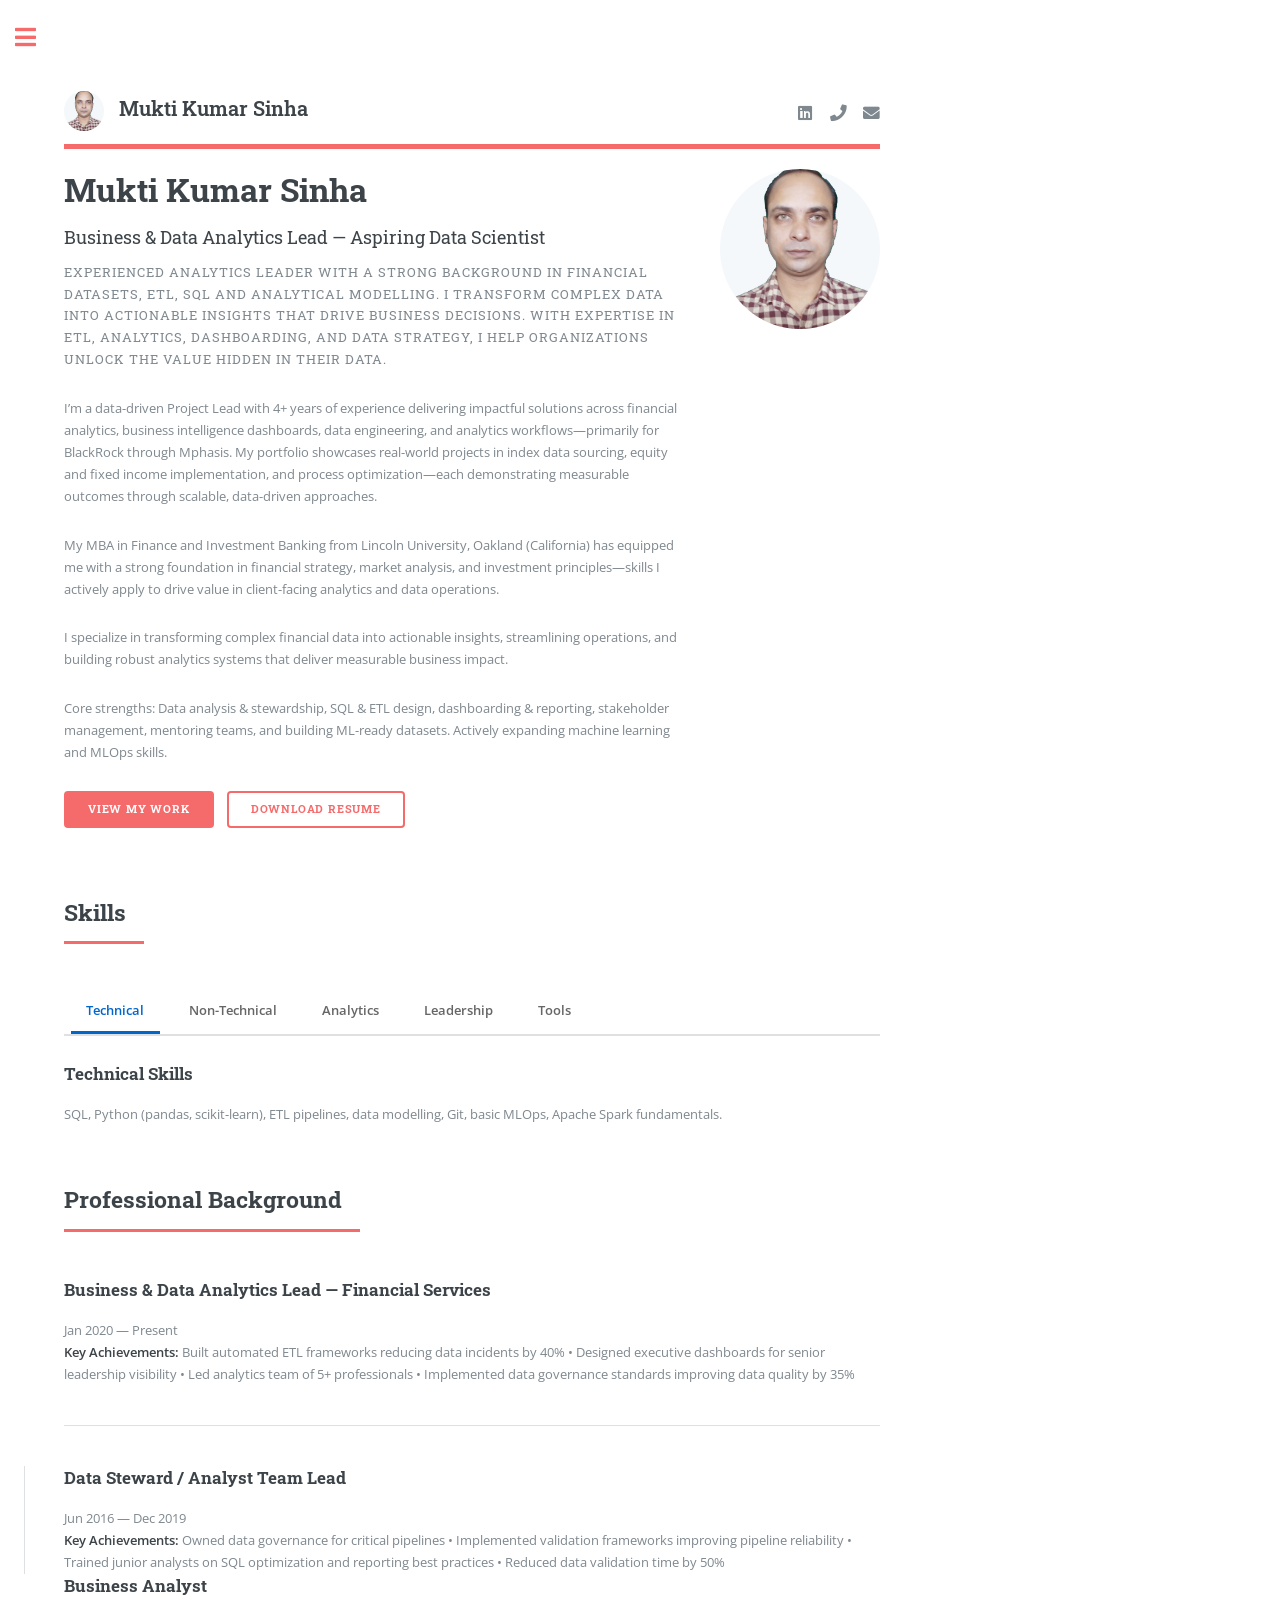
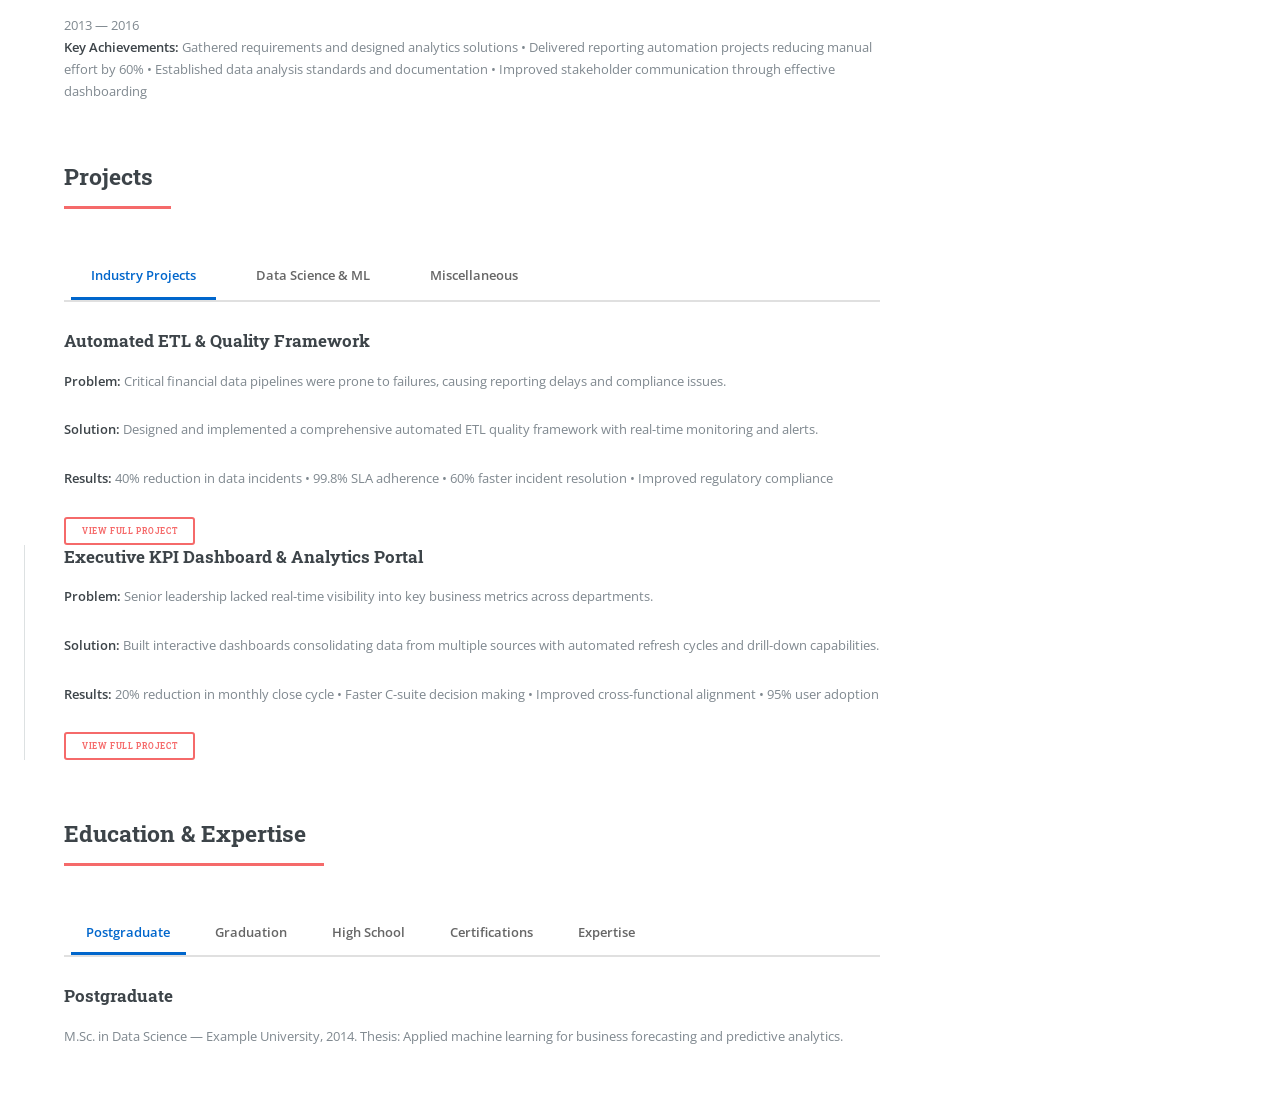
<file: index.html>
<!DOCTYPE HTML>
<!--
	Editorial by HTML5 UP
	html5up.net | @ajlkn
	Free for personal and commercial use under the CCA 3.0 license (html5up.net/license)
-->
<html>
	<head>
		<title>Mukti Kumar Sinha — Data Analytics Portfolio</title>
		<meta charset="utf-8" />
		<meta name="viewport" content="width=device-width, initial-scale=1, user-scalable=no" />
		<link rel="stylesheet" href="assets/css/main.css" />
			<link rel="stylesheet" href="assets/css/resume.css" />
	</head>
	<body class="is-preload">

		<!-- Print header (visible only when printing) -->
		<div id="print-header" class="print-only">
			<div class="print-inner">
				<strong>Mukti Kumar Sinha</strong> — Business & Data Analytics Lead
				&nbsp;|&nbsp;
				<a href="mailto:muktikumarsinha@gmail.com">muktikumarsinha@gmail.com</a>
				&nbsp;|&nbsp;
				<a href="tel:+919123426388">+91 91234 26388</a>
			</div>
		</div>

		<!-- Wrapper -->
		<div id="wrapper">

			<!-- Main -->
			<div id="main">
				<div class="inner">

					<!-- Header -->
					<header id="header">
						<a href="index.html" class="logo">
						<img src="images/Mukti.jpg" class="header-avatar" alt="Mukti Kumar Sinha" />
						<strong>Mukti Kumar Sinha</strong>
						</a>
						<ul class="icons">
							<li><a href="https://www.linkedin.com/in/mukti-sinha-b60a95191" target="_blank" class="icon brands fa-linkedin" title="LinkedIn"><span class="label">LinkedIn</span></a></li>
							<li><a href="tel:+919123426388" class="icon solid fa-phone" title="Call me"><span class="label">Phone</span></a></li>
							<li><a href="mailto:muktikumarsinha@gmail.com" class="icon solid fa-envelope" title="Email me"><span class="label">Email</span></a></li>
						</ul>
					</header>

				<!-- Banner -->
				<section id="about" style="display: flex; gap: 2rem; align-items: flex-start;">
					<div class="content" style="flex: 1;">
						<header>
						<h1 style="font-size: 2rem;">Mukti Kumar Sinha<br />
						<span style="font-size:1.1rem; font-weight:400;">Business & Data Analytics Lead — Aspiring Data Scientist</span></h1>
						<p>Experienced analytics leader with a strong background in financial datasets, ETL, SQL and analytical modelling. I transform complex data into actionable insights that drive business decisions. With expertise in ETL, analytics, dashboarding, and data strategy, I help organizations unlock the value hidden in their data.</p>
					</header>
					<p>I’m a data-driven Project Lead with 4+ years of experience delivering impactful solutions across financial analytics, business intelligence dashboards, data engineering, and analytics workflows—primarily for BlackRock through Mphasis. My portfolio showcases real-world projects in index data sourcing, equity and fixed income implementation, and process optimization—each demonstrating measurable outcomes through scalable, data-driven approaches.</p>
					<p>My MBA in Finance and Investment Banking from Lincoln University, Oakland (California) has equipped me with a strong foundation in financial strategy, market analysis, and investment principles—skills I actively apply to drive value in client-facing analytics and data operations.</p>
					<p>I specialize in transforming complex financial data into actionable insights, streamlining operations, and building robust analytics systems that deliver measurable business impact.</p>
					<p>Core strengths: Data analysis & stewardship, SQL & ETL design, dashboarding & reporting, stakeholder management, mentoring teams, and building ML-ready datasets. Actively expanding machine learning and MLOps skills.</p>
					<ul class="actions">
						<li><a href="#projects" class="button big">View My Work</a></li>
						<li><a href="assets/resume.pdf" class="button" download>Download Resume</a></li>
					</ul>
					</div>
					<div style="flex-shrink: 0;">
						<img src="images/Mukti.jpg" class="profile-photo" alt="Mukti Kumar Sinha — photo" />
					</div>
				</section>

				<!-- Skills -->
				<section id="skills">
					<header class="major">
						<h2>Skills</h2>
					</header>

					<!-- Skill Category Tabs -->
					<div style="margin-bottom: 2em;">
						<ul style="list-style: none; padding: 0; display: flex; gap: 0.5em; flex-wrap: wrap; border-bottom: 2px solid #e0e0e0;">
							<li>
								<a href="#" class="skill-tab active" data-skill="technical" style="display: inline-block; padding: 0.75em 1.25em; border-bottom: 3px solid #0066cc; font-weight: 600; color: #0066cc; text-decoration: none; cursor: pointer; font-size: 0.95em;">
									Technical
								</a>
							</li>
							<li>
								<a href="#" class="skill-tab" data-skill="nontechnical" style="display: inline-block; padding: 0.75em 1.25em; border-bottom: 3px solid transparent; font-weight: 600; color: #666; text-decoration: none; cursor: pointer; font-size: 0.95em;">
									Non-Technical
								</a>
							</li>
							<li>
								<a href="#" class="skill-tab" data-skill="analytics" style="display: inline-block; padding: 0.75em 1.25em; border-bottom: 3px solid transparent; font-weight: 600; color: #666; text-decoration: none; cursor: pointer; font-size: 0.95em;">
									Analytics
								</a>
							</li>
							<li>
								<a href="#" class="skill-tab" data-skill="leadership" style="display: inline-block; padding: 0.75em 1.25em; border-bottom: 3px solid transparent; font-weight: 600; color: #666; text-decoration: none; cursor: pointer; font-size: 0.95em;">
									Leadership
								</a>
							</li>
							<li>
								<a href="#" class="skill-tab" data-skill="tools" style="display: inline-block; padding: 0.75em 1.25em; border-bottom: 3px solid transparent; font-weight: 600; color: #666; text-decoration: none; cursor: pointer; font-size: 0.95em;">
									Tools
								</a>
							</li>
						</ul>
					</div>

					<!-- Technical Skills -->
					<div id="technical-skills" class="skill-category" style="display: block;">
						<div class="features">
							<article>
								<span class="icon fa-code"></span>
								<div class="content">
									<h3>Technical Skills</h3>
									<p>SQL, Python (pandas, scikit-learn), ETL pipelines, data modelling, Git, basic MLOps, Apache Spark fundamentals.</p>
								</div>
							</article>
						</div>
					</div>

					<!-- Non-Technical Skills -->
					<div id="nontechnical-skills" class="skill-category" style="display: none;">
						<div class="features">
							<article>
								<span class="icon solid fa-comments"></span>
								<div class="content">
									<h3>Non-Technical Skills</h3>
									<p>Problem-solving, critical thinking, business acumen, adaptability, attention to detail, documentation best practices.</p>
								</div>
							</article>
						</div>
					</div>

					<!-- Analytics Skills -->
					<div id="analytics-skills" class="skill-category" style="display: none;">
						<div class="features">
							<article>
								<span class="icon solid fa-chart-line"></span>
								<div class="content">
									<h3>Analytics & Data Skills</h3>
									<p>Exploratory data analysis, statistical modelling, A/B testing, dashboarding (Power BI / Tableau), KPI definition, data visualization, predictive analytics.</p>
								</div>
							</article>
						</div>
					</div>

					<!-- Leadership Skills -->
					<div id="leadership-skills" class="skill-category" style="display: none;">
						<div class="features">
							<article>
								<span class="icon solid fa-users"></span>
								<div class="content">
									<h3>Leadership & Management</h3>
									<p>Team leadership, stakeholder communication, project delivery, mentoring junior analysts, cross-functional collaboration, requirement gathering.</p>
								</div>
							</article>
						</div>
					</div>

					<!-- Tools Skills -->
					<div id="tools-skills" class="skill-category" style="display: none;">
						<div class="features">
							<article>
								<span class="icon solid fa-cogs"></span>
								<div class="content">
									<h3>Tools & Platforms</h3>
									<p>JIRA, Confluence, Excel (advanced), SQL Server, BigQuery, GitHub, Power BI, Tableau, Airflow (familiar), Databricks.</p>
								</div>
							</article>
						</div>
					</div>
				</section>

				<!-- Skill Tab Switching Script -->
				<script>
					document.addEventListener('DOMContentLoaded', function() {
						const tabs = document.querySelectorAll('.skill-tab');
						const categories = document.querySelectorAll('.skill-category');

						tabs.forEach(tab => {
							tab.addEventListener('click', function(e) {
								e.preventDefault();
								const skillType = this.getAttribute('data-skill');

								// Hide all categories
								categories.forEach(cat => {
									cat.style.display = 'none';
								});

								// Remove active style from all tabs
								tabs.forEach(t => {
									t.style.borderBottomColor = 'transparent';
									t.style.color = '#666';
								});

								// Show selected category
								document.getElementById(skillType + '-skills').style.display = 'block';

								// Add active style to clicked tab
								this.style.borderBottomColor = '#0066cc';
								this.style.color = '#0066cc';
							});
						});
					});
				</script>

				<!-- Experience -->
				<section id="experience">
					<header class="major">
						<h2>Professional Background</h2>
					</header>
					<div class="posts">
						<article>
							<h3>Business & Data Analytics Lead — Financial Services</h3>
							<small>Jan 2020 — Present</small>
							<p><strong>Key Achievements:</strong> Built automated ETL frameworks reducing data incidents by 40% • Designed executive dashboards for senior leadership visibility • Led analytics team of 5+ professionals • Implemented data governance standards improving data quality by 35%</p>
						</article>
						<article>
							<h3>Data Steward / Analyst Team Lead</h3>
							<small>Jun 2016 — Dec 2019</small>
							<p><strong>Key Achievements:</strong> Owned data governance for critical pipelines • Implemented validation frameworks improving pipeline reliability • Trained junior analysts on SQL optimization and reporting best practices • Reduced data validation time by 50%</p>
						</article>
						<article>
							<h3>Business Analyst</h3>
							<small>2013 — 2016</small>
							<p><strong>Key Achievements:</strong> Gathered requirements and designed analytics solutions • Delivered reporting automation projects reducing manual effort by 60% • Established data analysis standards and documentation • Improved stakeholder communication through effective dashboarding</p>
						</article>
					</div>
				</section>

			<!-- Projects -->
			<section id="projects">
				<header class="major">
					<h2>Projects</h2>
				</header>

				<!-- Project Category Tabs -->
				<div style="margin-bottom: 2em;">
					<ul style="list-style: none; padding: 0; display: flex; gap: 1em; flex-wrap: wrap; border-bottom: 2px solid #e0e0e0;">
						<li>
							<a href="#" class="project-tab active" data-category="professional" style="display: inline-block; padding: 0.75em 1.5em; border-bottom: 3px solid #0066cc; font-weight: 600; color: #0066cc; text-decoration: none; cursor: pointer;">
								Industry Projects
							</a>
						</li>
						<li>
							<a href="#" class="project-tab" data-category="datasci" style="display: inline-block; padding: 0.75em 1.5em; border-bottom: 3px solid transparent; font-weight: 600; color: #666; text-decoration: none; cursor: pointer;">
								Data Science & ML
							</a>
						</li>
						<li>
							<a href="#" class="project-tab" data-category="Miscellaneous" style="display: inline-block; padding: 0.75em 1.5em; border-bottom: 3px solid transparent; font-weight: 600; color: #666; text-decoration: none; cursor: pointer;">
								Miscellaneous
							</a>
						</li>
					</ul>
				</div>

				<!-- Industry Projects -->
				<div id="professional-projects" class="project-category" style="display: block;">
					<div class="posts">
						<article>
							<h3>Automated ETL & Quality Framework</h3>
							<p><strong>Problem:</strong> Critical financial data pipelines were prone to failures, causing reporting delays and compliance issues.</p>
							<p><strong>Solution:</strong> Designed and implemented a comprehensive automated ETL quality framework with real-time monitoring and alerts.</p>
							<p><strong>Results:</strong> 40% reduction in data incidents • 99.8% SLA adherence • 60% faster incident resolution • Improved regulatory compliance</p>
							<p><a href="Prof1.html" target="_blank" class="button small">View Full Project</a></p>
						</article>
						<article>
							<h3>Executive KPI Dashboard & Analytics Portal</h3>
							<p><strong>Problem:</strong> Senior leadership lacked real-time visibility into key business metrics across departments.</p>
							<p><strong>Solution:</strong> Built interactive dashboards consolidating data from multiple sources with automated refresh cycles and drill-down capabilities.</p>
							<p><strong>Results:</strong> 20% reduction in monthly close cycle • Faster C-suite decision making • Improved cross-functional alignment • 95% user adoption</p>
							<p><a href="Prof2.html" target="_blank" class="button small">View Full Project</a></p>
						</article>
					</div>
				</div>

				<!-- Data Science & ML Projects -->
				<div id="datasci-projects" class="project-category" style="display: none;">
					<div class="posts">
						<article>
							<h3>YouTube Sentiment Analyzer</h3>
							<p><strong>Business Problem:</strong> YouTube creators and brands struggle to manually analyze thousands of comments to understand audience sentiment, brand perception, and engagement quality.</p>
							<p><strong>Solution Delivered:</strong> A real-time Chrome extension powered by a LightGBM sentiment model and Bag-of-Words vectorizer — deployed on AWS EC2 — that automatically classifies comments as Positive, Neutral, or Negative.</p>
							<p><strong>Impact:</strong> Instant viewer sentiment insights • Enables targeted engagement • Helps identify toxic trends early • Interpretable and fast results</p>
							<p><a href="Ds1.html" target="_blank" class="button small">View Full Project</a></p>
						</article>
						<article>
							<h3>Exploratory Data Analysis & Business Insights</h3>
							<p><strong>Problem:</strong> Large datasets with untapped potential for actionable business insights.</p>
							<p><strong>Solution:</strong> Conducted comprehensive EDA identifying hidden patterns, correlations, and opportunities for optimization.</p>
							<p><strong>Results:</strong> 5+ actionable insights • 2 new revenue streams identified • $500K in operational savings • Enhanced strategic planning</p>
							<p><a href="Ds2.html" target="_blank" class="button small">View Full Project</a></p>
						</article>
					</div>
				</div>
				
				<!-- Miscellaneous Projects -->
				<div id="Miscellaneous-projects" class="project-category" style="display: none;">
					<div class="posts">
						<article>
							<h3>Coming soon1</h3>
							<p><strong>Problem:</strong> Critical financial data pipelines were prone to failures, causing reporting delays and compliance issues.</p>
							<p><strong>Solution:</strong> Designed and implemented a comprehensive automated ETL quality framework with real-time monitoring and alerts.</p>
							<p><strong>Results:</strong> 40% reduction in data incidents • 99.8% SLA adherence • 60% faster incident resolution • Improved regulatory compliance</p>
							<p><a href="Miss1.html" target="_blank" class="button small">View Full Project</a></p>
						</article>
						<article>
							<h3>comming soon 2</h3>
							<p><strong>Problem:</strong> Senior leadership lacked real-time visibility into key business metrics across departments.</p>
							<p><strong>Solution:</strong> Built interactive dashboards consolidating data from multiple sources with automated refresh cycles and drill-down capabilities.</p>
							<p><strong>Results:</strong> 20% reduction in monthly close cycle • Faster C-suite decision making • Improved cross-functional alignment • 95% user adoption</p>
							<p><a href="Miss2.html" target="_blank" class="button small">View Full Project</a></p>
						</article>
					</div>
				</div>

			</section>

				<!-- Project Tab Switching Script -->
				<script>
					document.addEventListener('DOMContentLoaded', function() {
						const tabs = document.querySelectorAll('.project-tab');
						const categories = document.querySelectorAll('.project-category');

						tabs.forEach(tab => {
							tab.addEventListener('click', function(e) {
								e.preventDefault();
								const category = this.getAttribute('data-category');

								// Hide all categories
								categories.forEach(cat => {
									cat.style.display = 'none';
								});

								// Remove active style from all tabs
								tabs.forEach(t => {
									t.style.borderBottomColor = 'transparent';
									t.style.color = '#666';
								});

								// Show selected category
								document.getElementById(category + '-projects').style.display = 'block';

								// Add active style to clicked tab
								this.style.borderBottomColor = '#0066cc';
								this.style.color = '#0066cc';
							});
						});
					});
				</script>							<!-- Education -->
							<section id="education">
								<header class="major">
									<h2>Education & Expertise</h2>
								</header>

								<!-- Education Category Tabs (styled like Skills) -->
								<div style="margin-bottom: 2em;">
									<ul style="list-style: none; padding: 0; display: flex; gap: 0.5em; flex-wrap: wrap; border-bottom: 2px solid #e0e0e0;">
										<li>
											<a href="#" class="education-tab active" data-edu="postgraduate" style="display: inline-block; padding: 0.75em 1.25em; border-bottom: 3px solid #0066cc; font-weight: 600; color: #0066cc; text-decoration: none; cursor: pointer; font-size: 0.95em;">Postgraduate</a>
										</li>
										<li>
											<a href="#" class="education-tab" data-edu="graduation" style="display: inline-block; padding: 0.75em 1.25em; border-bottom: 3px solid transparent; font-weight: 600; color: #666; text-decoration: none; cursor: pointer; font-size: 0.95em;">Graduation</a>
										</li>
										<li>
											<a href="#" class="education-tab" data-edu="highschool" style="display: inline-block; padding: 0.75em 1.25em; border-bottom: 3px solid transparent; font-weight: 600; color: #666; text-decoration: none; cursor: pointer; font-size: 0.95em;">High School</a>
										</li>
										<li>
											<a href="#" class="education-tab" data-edu="certifications" style="display: inline-block; padding: 0.75em 1.25em; border-bottom: 3px solid transparent; font-weight: 600; color: #666; text-decoration: none; cursor: pointer; font-size: 0.95em;">Certifications</a>
										</li>
										<li>
											<a href="#" class="education-tab" data-edu="expertise" style="display: inline-block; padding: 0.75em 1.25em; border-bottom: 3px solid transparent; font-weight: 600; color: #666; text-decoration: none; cursor: pointer; font-size: 0.95em;">Expertise</a>
										</li>
									</ul>
								</div>

								<!-- Education Panels (match Skills' feature layout) -->
								<div id="postgraduate-edu" class="edu-panel" style="display:block;">
									<div class="features">
										<article>
											<span class="icon fa-graduation-cap"></span>
											<div class="content">
												<h3>Postgraduate</h3>
												<p>M.Sc. in Data Science — Example University, 2014. Thesis: Applied machine learning for business forecasting and predictive analytics.</p>
											</div>
										</article>
									</div>
								</div>

								<div id="graduation-edu" class="edu-panel" style="display:none;">
									<div class="features">
										<article>
											<span class="icon fa-book"></span>
											<div class="content">
												<h3>Graduation</h3>
												<p>Bachelor's degree in Computer Science — Example Institute, 2010. Focus on databases, statistics, and software development.</p>
											</div>
										</article>
									</div>
								</div>

								<div id="highschool-edu" class="edu-panel" style="display:none;">
									<div class="features">
										<article>
											<span class="icon fa-school"></span>
											<div class="content">
												<h3>High School</h3>
												<p>Senior Secondary Certificate — City High School, 2006. Emphasis on mathematics and science.</p>
											</div>
										</article>
									</div>
								</div>

								<div id="certifications-edu" class="edu-panel" style="display:none;">
									<div class="features">
										<article>
											<span class="icon fa-certificate"></span>
											<div class="content">
												<h3>Certifications</h3>
												<p>Certified: Google Data Analytics • Microsoft Power BI • AWS Certified Data Analytics • Databricks Lakehouse Fundamentals • SQL and Python professional certificates.</p>
											</div>
										</article>
									</div>
								</div>

								<div id="expertise-edu" class="edu-panel" style="display:none;">
									<div class="features">
										<article>
											<span class="icon fa-lightbulb"></span>
											<div class="content">
												<h3>Expertise</h3>
												<p><strong>Analytics:</strong> ETL Design • Data Warehousing • Business Intelligence • SQL & Python • Statistical Analysis<br /><strong>Leadership:</strong> Team Management • Stakeholder Communication • Data Governance • Strategic Planning</p>
											</div>
										</article>
									</div>
								</div>

								<!-- Education Tab Script (mirrors Skill tab behaviour) -->
								<script>
									document.addEventListener('DOMContentLoaded', function() {
										const tabs = document.querySelectorAll('.education-tab');
										const panels = document.querySelectorAll('.edu-panel');

										tabs.forEach(tab => {
											tab.addEventListener('click', function(e) {
												e.preventDefault();
												const edu = this.getAttribute('data-edu');

												// Hide all panels
												panels.forEach(p => p.style.display = 'none');

												// Reset tab styles
												tabs.forEach(t => { t.style.borderBottomColor = 'transparent'; t.style.color = '#666'; t.classList.remove('active'); });

												// Show selected panel
												document.getElementById(edu + '-edu').style.display = 'block';

												// Active tab style
												this.style.borderBottomColor = '#0066cc';
												this.style.color = '#0066cc';
												this.classList.add('active');
											});
										});
									});
								</script>
							</section>

				</div>
			</div>

			<!-- Sidebar -->
			<div id="sidebar">
						<div class="inner">

							<!-- Search -->
								<section id="search" class="alt">
									<form method="post" action="#">
										<input type="text" name="query" id="query" placeholder="Search" />
									</form>
								</section>

							<!-- Menu -->
								<nav id="menu">
									<header class="major">
										<h2>Navigation</h2>
									</header>
									<ul>
										<li><a href="#about">My Portfolio</a></li>
										<li><a href="#skills">Skills</a></li>
										<li><a href="#experience">Background</a></li>
										<li><a href="#projects">Projects</a></li>
										<li><a href="#education">Expertise</a></li>
										<li><a href="assets/resume.pdf" download>Resume & CV</a></li>
									</ul>
								</nav>

							<!-- Contact -->
							<section>
								<header class="major">
									<h2>Let's Connect</h2>
								</header>
								<p>Interested in discussing data analytics solutions, collaborating on projects, or exploring opportunities? I'd love to hear from you.</p>
								<ul class="contact">
									<li class="icon solid fa-envelope"><a href="mailto:muktikumarsinha@gmail.com">muktikumarsinha@gmail.com</a></li>
									<li class="icon solid fa-phone"><a href="tel:+919123426388">+91 91234 26388</a></li>
									<li class="icon brands fa-linkedin"><a href="https://www.linkedin.com/in/mukti-sinha-b60a95191" target="_blank">LinkedIn Profile</a></li>
								</ul>
							</section>

							<!-- Footer -->
								<footer id="footer">
									<p class="copyright">&copy; Mukti Kumar Sinha. All rights reserved. Demo Images: <a href="https://unsplash.com">Unsplash</a>. Design: <a href="https://html5up.net">HTML5 UP</a>.</p>
								</footer>

					</div>
				</div>

		<!-- Scripts -->
			<script src="assets/js/jquery.min.js"></script>
			<script src="assets/js/browser.min.js"></script>
			<script src="assets/js/breakpoints.min.js"></script>
			<script src="assets/js/util.js"></script>
			<script src="assets/js/main.js"></script>

				<script>
					document.addEventListener('DOMContentLoaded', function() {
						const input = document.getElementById('query');
						const form = input ? input.closest('form') : null;
						const container = document.querySelector('#main .inner');
						if (!input || !form || !container) return;

						// preserve original HTML so we can clear highlights
						if (!container.dataset.origHtml) container.dataset.origHtml = container.innerHTML;

						function clearSearch() {
							if (container.dataset.origHtml) {
								container.innerHTML = container.dataset.origHtml;
							}
							const countEl = document.querySelector('.search-results-count');
							if (countEl) countEl.remove();
						}

						function doSearch(q) {
							clearSearch();
							q = (q || '').trim();
							if (!q) return;
							// escape regex chars
							const escaped = q.replace(/[.*+?^${}()|[\\]\\]/g, '\\$&');
							const re = new RegExp('(' + escaped + ')', 'gi');
							container.innerHTML = container.innerHTML.replace(re, '<span class="search-highlight">$1</span>');
							const results = container.querySelectorAll('.search-highlight');
							let countEl = document.querySelector('.search-results-count');
							if (!countEl) {
								countEl = document.createElement('span');
								countEl.className = 'search-results-count';
								input.parentNode.appendChild(countEl);
							}
							countEl.textContent = results.length + ' result' + (results.length !== 1 ? 's' : '');
							if (results.length > 0) results[0].scrollIntoView({ behavior: 'smooth', block: 'center' });
						}

						form.addEventListener('submit', function(e) {
							e.preventDefault();
							doSearch(input.value || '');
						});

						input.addEventListener('input', function() {
							if (!this.value) clearSearch();
						});

						input.addEventListener('keydown', function(e) {
							if (e.key === 'Enter') {
								e.preventDefault();
								doSearch(this.value || '');
							}
						});
					});
				</script>

	</body>
</html>
</file>
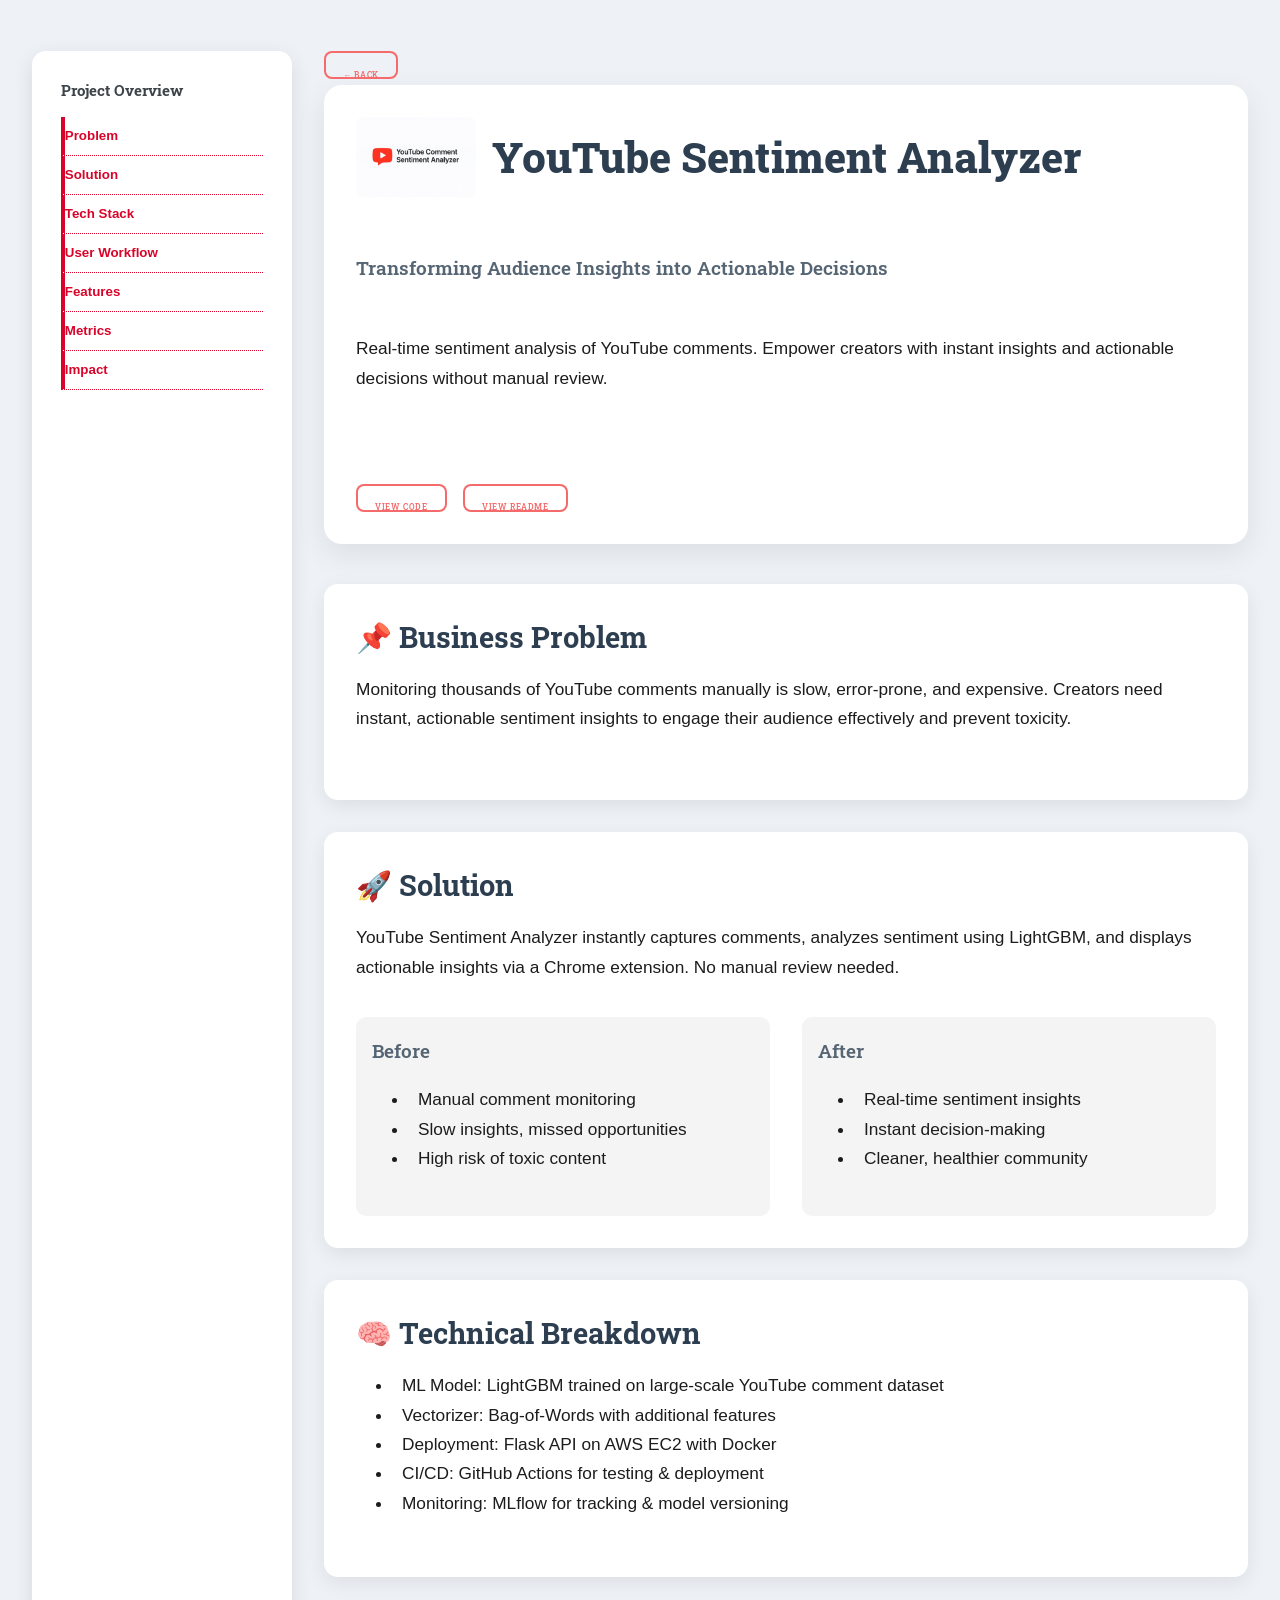
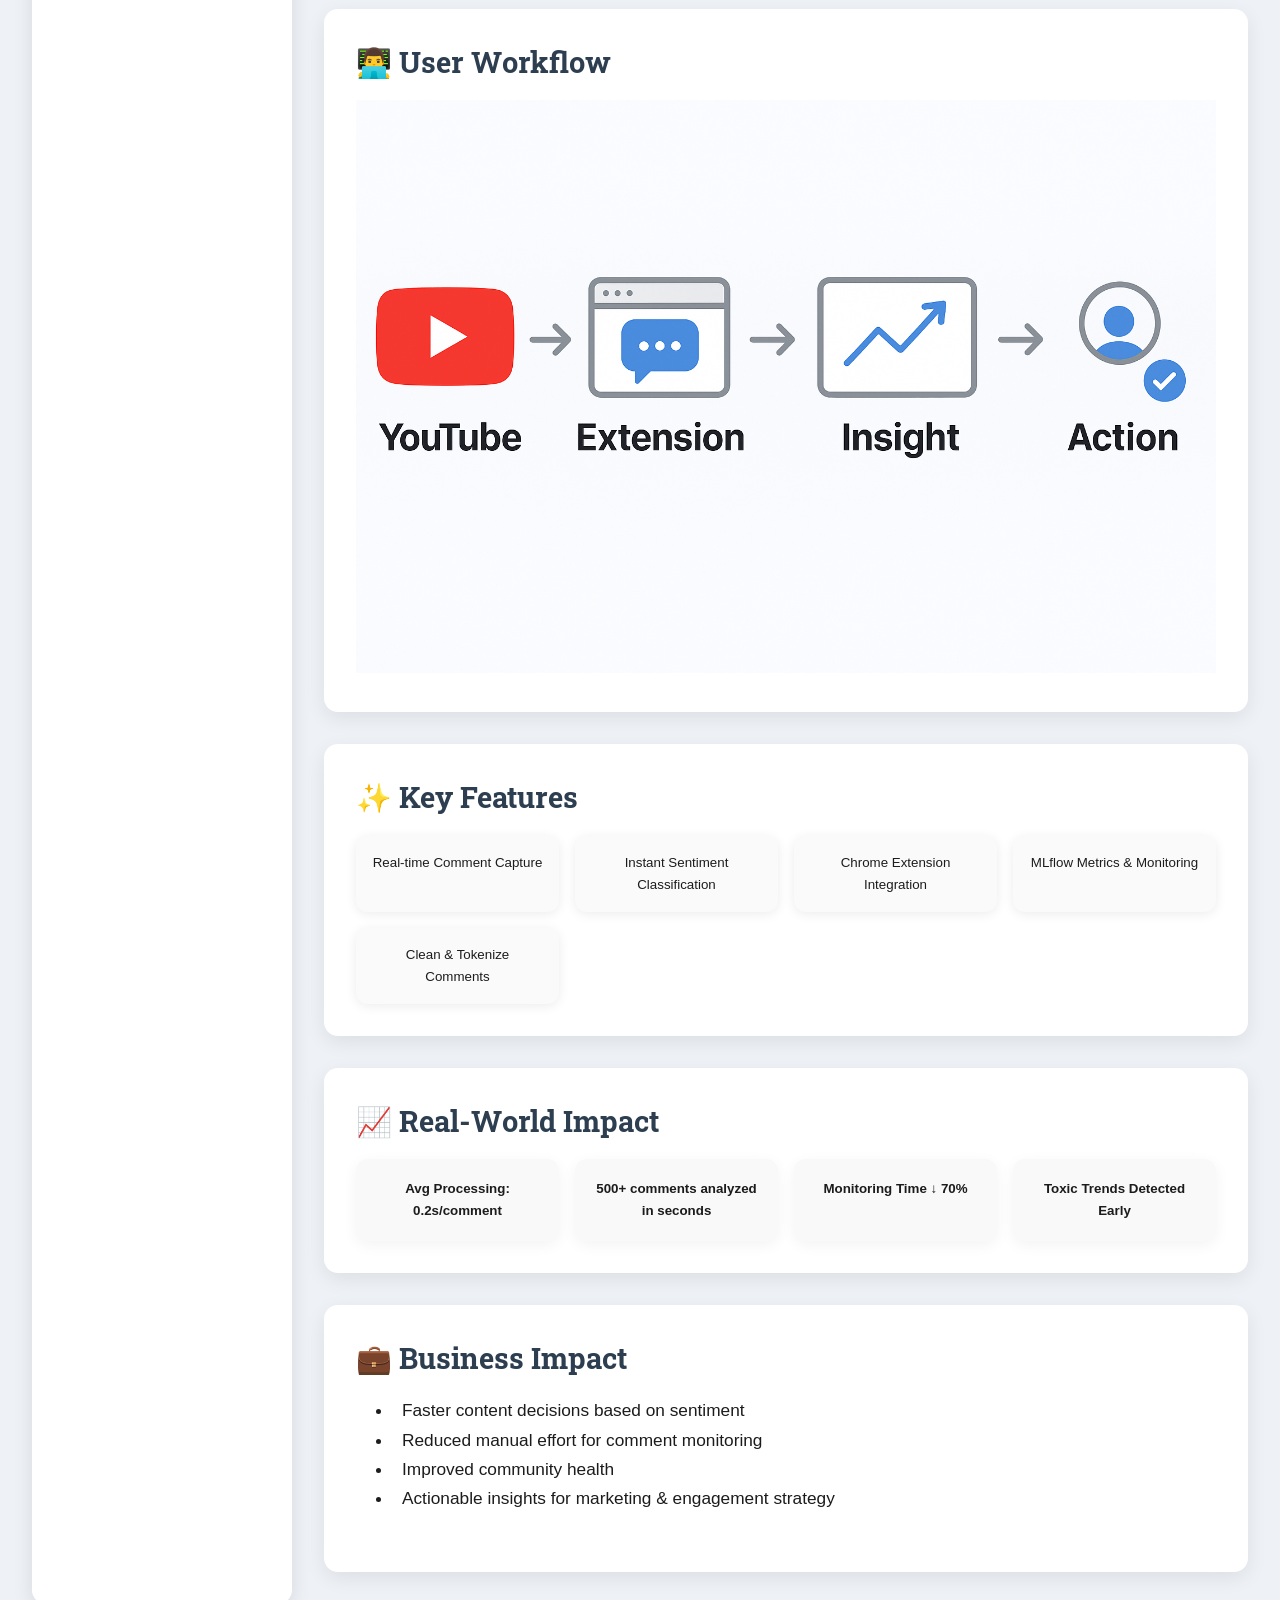
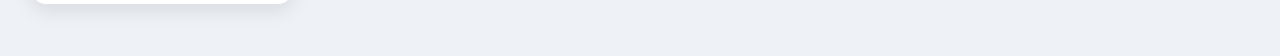
<file: Ds1.html>
<!DOCTYPE html>
<html lang="en">
<head>
    <title>YouTube Sentiment Analyzer | Business Case</title>
    <meta charset="utf-8">
    <meta name="viewport" content="width=device-width, initial-scale=1">
    <link rel="stylesheet" href="assets/css/main.css">

    <style>
        html { scroll-behavior: smooth; }
        body {
            background: #eef2f7;
            font-family: "Inter", "Segoe UI", sans-serif;
            color: #1c1c1c;
        }

        .project-wrapper {
            max-width: 1300px;
            margin: auto;
            padding: 3.2rem 2rem;
            display: flex;
            gap: 2rem;
        }

        .project-header {
            display: flex;
            align-items: center;
            gap: 2rem;
            flex-wrap: wrap;
            margin-bottom: 2.5rem;
            background: white;
            padding: 2rem;
            border-radius: 18px;
            box-shadow: 0px 10px 30px rgba(0,0,0,0.08);
        }

        .project-header img {
            width: 120px;
            height: auto;
            border-radius: 8px;
            object-fit: contain;
            animation: popIn .9s ease;
        }

        @keyframes popIn {
            from { opacity: 0; transform: scale(.95); }
            to { opacity: 1; transform: scale(1); }
        }

        h1 { font-size: 2.6rem; font-weight: 800; color: #2c3e50; display:flex; align-items:center; gap:1rem; }
        h2 { font-size: 1.8rem; font-weight: 700; color: #2c3e50; margin-bottom: 1rem; }
        h3 { margin-top: .3rem; font-size: 1.2rem; color: #566573; font-weight: 600; }
        p, li { font-size: 1.08rem; line-height: 1.7; }
        ul, ol { margin-left: 1.5rem; }

        .sidebar-nav {
            width: 260px;
            flex-shrink: 0;
            position: sticky;
            top: 2.5rem;
            background: #ffffff;
            padding: 1.8rem;
            border-radius: 14px;
            box-shadow: 0px 6px 20px rgba(0,0,0,0.10);
        }
        .sidebar-nav a {
            display: block;
            padding: .5rem 0;
            text-decoration: none;
            color: #34495e;
            border-left: 3px solid transparent;
            transition: .25s;
            font-weight: 500;
        }
        .sidebar-nav a:hover,
        .sidebar-nav a.active {
            border-left: 4px solid #d90429;
            color: #d90429;
            font-weight: 700;
        }

        @media(max-width: 950px) {
            .project-wrapper { flex-direction: column; }
            .sidebar-nav { width: 100%; position: relative; }
        }

        .section-card {
            padding: 2rem;
            background: #fff;
            border-radius: 14px;
            box-shadow: 0px 6px 20px rgba(0,0,0,0.08);
            margin-bottom: 2rem;
        }

        .button {
            display: inline-block;
            text-decoration: none;
            font-weight: 600;
            border-radius: 8px;
            padding: 0.6rem 1.2rem;
            transition: 0.25s;
        }

        .button:hover {
            opacity: 0.85;
        }

        .metrics-grid {
            display: grid;
            grid-template-columns: repeat(auto-fit,minmax(200px,1fr));
            gap: 1rem;
            margin-top: 1rem;
        }

        .metric-card {
            background: #f9f9f9;
            border-radius: 12px;
            padding: 1.2rem;
            text-align: center;
            font-weight: 600;
            box-shadow: 0 4px 15px rgba(0,0,0,0.05);
        }

        .feature-grid {
            display: grid;
            grid-template-columns: repeat(auto-fit,minmax(180px,1fr));
            gap: 1rem;
            margin-top: 1rem;
        }

        .feature-card {
            background: #fafafa;
            border-radius: 12px;
            padding: 1rem;
            text-align: center;
            font-weight: 500;
            box-shadow: 0 2px 12px rgba(0,0,0,0.08);
        }

        .before-after {
            display: flex;
            flex-wrap: wrap;
            gap: 2rem;
            justify-content: space-between;
        }

        .before, .after {
            flex:1;
            min-width:200px;
            background:#f4f4f4;
            padding:1rem;
            border-radius:10px;
        }

        .user-flow img {
            max-width: 100%;
        }

    </style>
</head>
<body>

<div class="project-wrapper">

    <!-- SIDEBAR -->
    <aside class="sidebar-nav">
        <h4>Project Overview</h4>
        <a href="#problem">Problem</a>
        <a href="#solution">Solution</a>
        <a href="#technical">Tech Stack</a>
        <a href="#workflow">User Workflow</a>
        <a href="#features">Features</a>
        <a href="#metrics">Metrics</a>
        <a href="#impact">Impact</a>
    </aside>

    <!-- MAIN -->
    <section class="project-content">

        <a href="index.html" class="button small back-btn">← Back</a>

        <!-- HERO -->
        <div class="project-header">
            <h1>
                <img src="assets/images/yt-sentiment-logo.png" alt="Logo">
                YouTube Sentiment Analyzer
            </h1>
            <h3>Transforming Audience Insights into Actionable Decisions</h3>
            <p>
                Real-time sentiment analysis of YouTube comments. Empower creators with instant insights and actionable decisions without manual review.
            </p>

            <!-- Buttons for Code and README -->
            <div style="margin-top: 1.5rem; display: flex; gap: 1rem; flex-wrap: wrap;">
                <a href="https://github.com/MuktiKsinha/Youtube-sentiment-analysis/tree/main"
                    target="_blank" class="button small">View Code</a>

            <a href="https://github.com/MuktiKsinha/Youtube-sentiment-analysis#readme"
                    target="_blank" class="button small">View README</a>
            </div>
        </div>

        <!-- BUSINESS PROBLEM -->
        <section id="problem" class="section-card">
            <h2>📌 Business Problem</h2>
            <p>
                Monitoring thousands of YouTube comments manually is slow, error-prone, and expensive. Creators need instant, actionable sentiment insights to engage their audience effectively and prevent toxicity.
            </p>
        </section>

        <!-- SOLUTION -->
        <section id="solution" class="section-card">
            <h2>🚀 Solution</h2>
            <p>
                YouTube Sentiment Analyzer instantly captures comments, analyzes sentiment using LightGBM, and displays actionable insights via a Chrome extension. No manual review needed.
            </p>

            <div class="before-after">
                <div class="before">
                    <h3>Before</h3>
                    <ul>
                        <li>Manual comment monitoring</li>
                        <li>Slow insights, missed opportunities</li>
                        <li>High risk of toxic content</li>
                    </ul>
                </div>
                <div class="after">
                    <h3>After</h3>
                    <ul>
                        <li>Real-time sentiment insights</li>
                        <li>Instant decision-making</li>
                        <li>Cleaner, healthier community</li>
                    </ul>
                </div>
            </div>
        </section>

        <!-- TECHNICAL -->
        <section id="technical" class="section-card">
            <h2>🧠 Technical Breakdown</h2>
            <ul>
                <li>ML Model: LightGBM trained on large-scale YouTube comment dataset</li>
                <li>Vectorizer: Bag-of-Words with additional features</li>
                <li>Deployment: Flask API on AWS EC2 with Docker</li>
                <li>CI/CD: GitHub Actions for testing & deployment</li>
                <li>Monitoring: MLflow for tracking & model versioning</li>
            </ul>
        </section>

        <!-- USER WORKFLOW -->
        <section id="workflow" class="section-card">
            <h2>👨‍💻 User Workflow</h2>
            <div class="user-flow">
                <img src="assets/images/user_flow.png" alt="User Workflow">
            </div>
        </section>

        <!-- FEATURES -->
        <section id="features" class="section-card">
            <h2>✨ Key Features</h2>
            <div class="feature-grid">
                <div class="feature-card">Real-time Comment Capture</div>
                <div class="feature-card">Instant Sentiment Classification</div>
                <div class="feature-card">Chrome Extension Integration</div>
                <div class="feature-card">MLflow Metrics & Monitoring</div>
                <div class="feature-card">Clean & Tokenize Comments</div>
            </div>
        </section>

        <!-- METRICS -->
        <section id="metrics" class="section-card">
            <h2>📈 Real-World Impact</h2>
            <div class="metrics-grid">
                <div class="metric-card">Avg Processing: 0.2s/comment</div>
                <div class="metric-card">500+ comments analyzed in seconds</div>
                <div class="metric-card">Monitoring Time ↓ 70%</div>
                <div class="metric-card">Toxic Trends Detected Early</div>
            </div>
        </section>

        <!-- IMPACT -->
        <section id="impact" class="section-card">
            <h2>💼 Business Impact</h2>
            <ul>
                <li>Faster content decisions based on sentiment</li>
                <li>Reduced manual effort for comment monitoring</li>
                <li>Improved community health</li>
                <li>Actionable insights for marketing & engagement strategy</li>
            </ul>
        </section>

    </section>
</div>

<script>
    const sections = document.querySelectorAll("section[id]");
    const navLinks = document.querySelectorAll(".sidebar-nav a");

    window.addEventListener("scroll", () => {
        let current = "";
        sections.forEach(sec => {
            const top = sec.offsetTop - 160;
            if (scrollY >= top) current = sec.id;
        });
        navLinks.forEach(a => {
            a.classList.remove("active");
            if (a.getAttribute("href").includes(current)) {
                a.classList.add("active");
            }
        });
    });
</script>

</body>
</html>
</file>
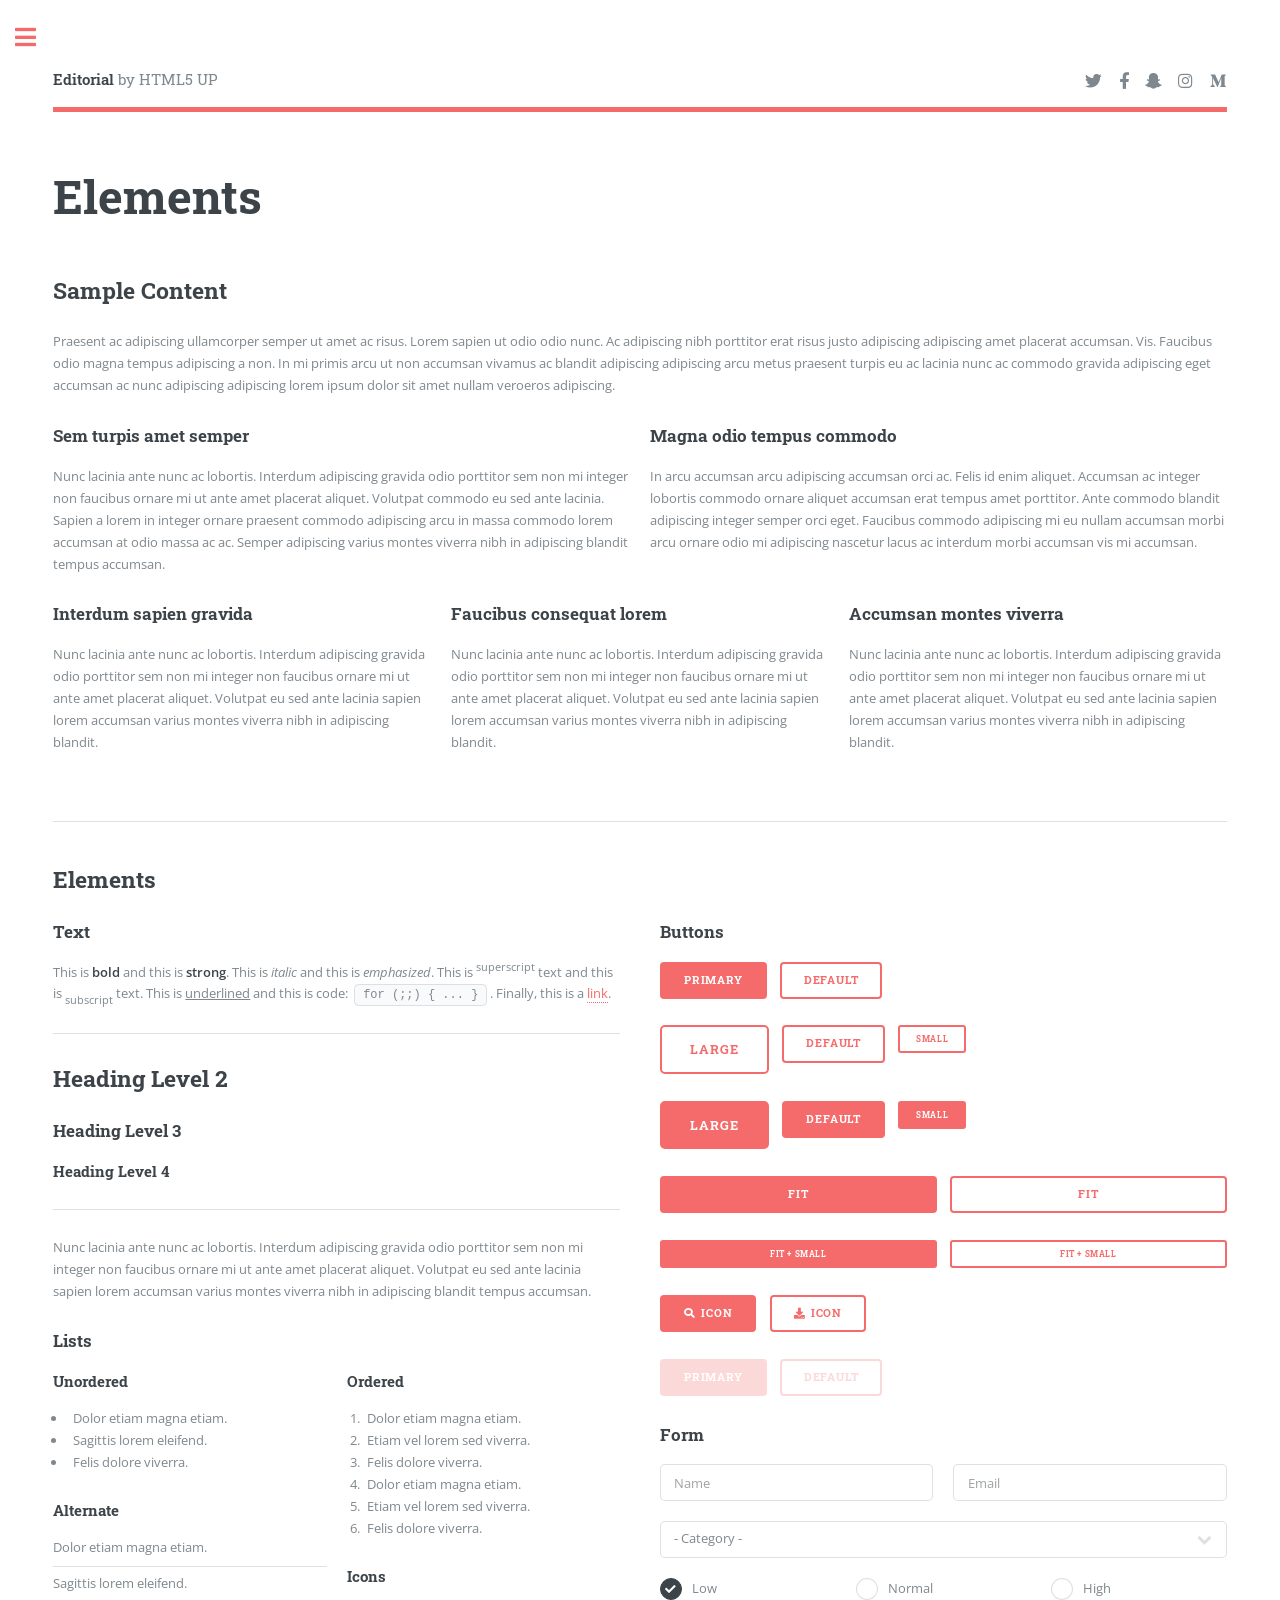
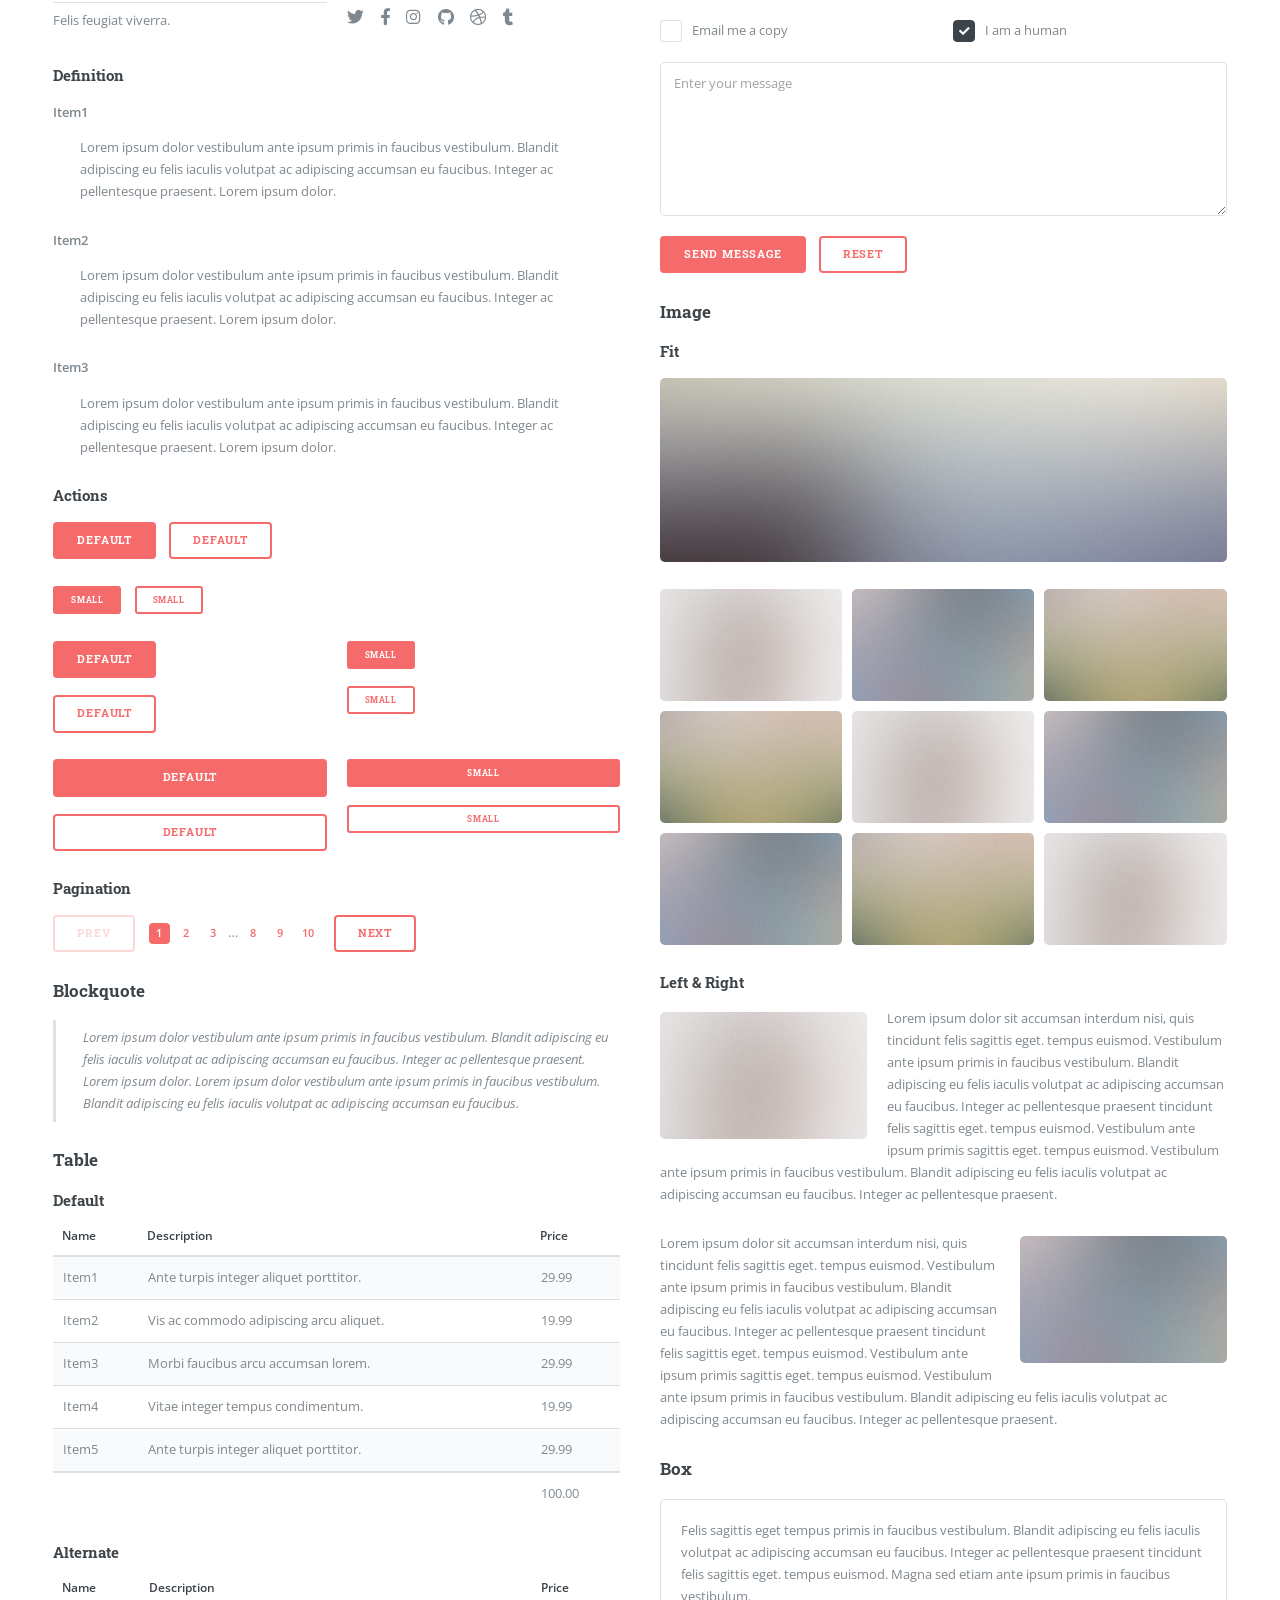
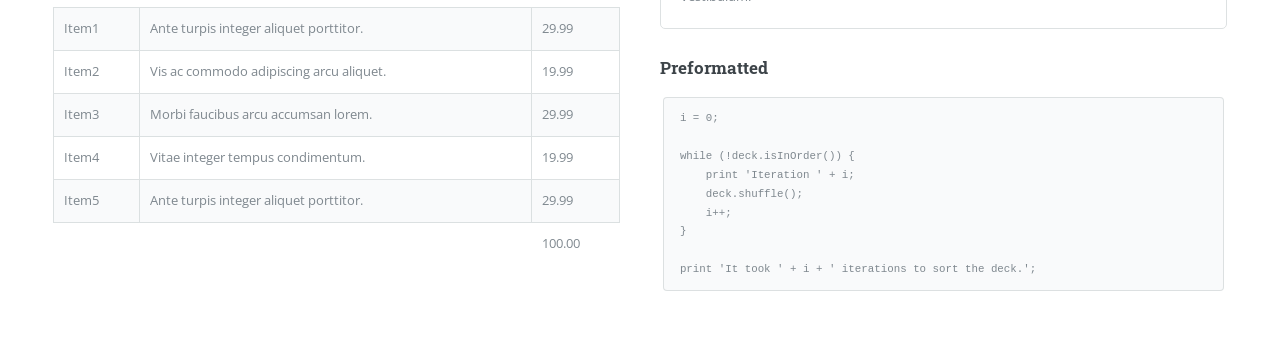
<file: elements.html>
<!DOCTYPE HTML>
<!--
	Editorial by HTML5 UP
	html5up.net | @ajlkn
	Free for personal and commercial use under the CCA 3.0 license (html5up.net/license)
-->
<html>
	<head>
		<title>Elements - Editorial by HTML5 UP</title>
		<meta charset="utf-8" />
		<meta name="viewport" content="width=device-width, initial-scale=1, user-scalable=no" />
		<link rel="stylesheet" href="assets/css/main.css" />
	</head>
	<body class="is-preload">

		<!-- Wrapper -->
			<div id="wrapper">

				<!-- Main -->
					<div id="main">
						<div class="inner">

							<!-- Header -->
								<header id="header">
									<a href="index.html" class="logo"><strong>Editorial</strong> by HTML5 UP</a>
									<ul class="icons">
										<li><a href="#" class="icon brands fa-twitter"><span class="label">Twitter</span></a></li>
										<li><a href="#" class="icon brands fa-facebook-f"><span class="label">Facebook</span></a></li>
										<li><a href="#" class="icon brands fa-snapchat-ghost"><span class="label">Snapchat</span></a></li>
										<li><a href="#" class="icon brands fa-instagram"><span class="label">Instagram</span></a></li>
										<li><a href="#" class="icon brands fa-medium-m"><span class="label">Medium</span></a></li>
									</ul>
								</header>

							<!-- Content -->
								<section>
									<header class="main">
										<h1>Elements</h1>
									</header>

									<!-- Content -->
										<h2 id="content">Sample Content</h2>
										<p>Praesent ac adipiscing ullamcorper semper ut amet ac risus. Lorem sapien ut odio odio nunc. Ac adipiscing nibh porttitor erat risus justo adipiscing adipiscing amet placerat accumsan. Vis. Faucibus odio magna tempus adipiscing a non. In mi primis arcu ut non accumsan vivamus ac blandit adipiscing adipiscing arcu metus praesent turpis eu ac lacinia nunc ac commodo gravida adipiscing eget accumsan ac nunc adipiscing adipiscing lorem ipsum dolor sit amet nullam veroeros adipiscing.</p>
										<div class="row">
											<div class="col-6 col-12-small">
												<h3>Sem turpis amet semper</h3>
												<p>Nunc lacinia ante nunc ac lobortis. Interdum adipiscing gravida odio porttitor sem non mi integer non faucibus ornare mi ut ante amet placerat aliquet. Volutpat commodo eu sed ante lacinia. Sapien a lorem in integer ornare praesent commodo adipiscing arcu in massa commodo lorem accumsan at odio massa ac ac. Semper adipiscing varius montes viverra nibh in adipiscing blandit tempus accumsan.</p>
											</div>
											<div class="col-6 col-12-small">
												<h3>Magna odio tempus commodo</h3>
												<p>In arcu accumsan arcu adipiscing accumsan orci ac. Felis id enim aliquet. Accumsan ac integer lobortis commodo ornare aliquet accumsan erat tempus amet porttitor. Ante commodo blandit adipiscing integer semper orci eget. Faucibus commodo adipiscing mi eu nullam accumsan morbi arcu ornare odio mi adipiscing nascetur lacus ac interdum morbi accumsan vis mi accumsan.</p>
											</div>
											<!-- Break -->
											<div class="col-4 col-12-medium">
												<h3>Interdum sapien gravida</h3>
												<p>Nunc lacinia ante nunc ac lobortis. Interdum adipiscing gravida odio porttitor sem non mi integer non faucibus ornare mi ut ante amet placerat aliquet. Volutpat eu sed ante lacinia sapien lorem accumsan varius montes viverra nibh in adipiscing blandit.</p>
											</div>
											<div class="col-4 col-12-medium">
												<h3>Faucibus consequat lorem</h3>
												<p>Nunc lacinia ante nunc ac lobortis. Interdum adipiscing gravida odio porttitor sem non mi integer non faucibus ornare mi ut ante amet placerat aliquet. Volutpat eu sed ante lacinia sapien lorem accumsan varius montes viverra nibh in adipiscing blandit.</p>
											</div>
											<div class="col-4 col-12-medium">
												<h3>Accumsan montes viverra</h3>
												<p>Nunc lacinia ante nunc ac lobortis. Interdum adipiscing gravida odio porttitor sem non mi integer non faucibus ornare mi ut ante amet placerat aliquet. Volutpat eu sed ante lacinia sapien lorem accumsan varius montes viverra nibh in adipiscing blandit.</p>
											</div>
										</div>

									<hr class="major" />

									<!-- Elements -->
										<h2 id="elements">Elements</h2>
										<div class="row gtr-200">
											<div class="col-6 col-12-medium">

												<!-- Text stuff -->
													<h3>Text</h3>
													<p>This is <b>bold</b> and this is <strong>strong</strong>. This is <i>italic</i> and this is <em>emphasized</em>.
													This is <sup>superscript</sup> text and this is <sub>subscript</sub> text.
													This is <u>underlined</u> and this is code: <code>for (;;) { ... }</code>.
													Finally, this is a <a href="#">link</a>.</p>
													<hr />
													<h2>Heading Level 2</h2>
													<h3>Heading Level 3</h3>
													<h4>Heading Level 4</h4>
													<hr />
													<p>Nunc lacinia ante nunc ac lobortis. Interdum adipiscing gravida odio porttitor sem non mi integer non faucibus ornare mi ut ante amet placerat aliquet. Volutpat eu sed ante lacinia sapien lorem accumsan varius montes viverra nibh in adipiscing blandit tempus accumsan.</p>

												<!-- Lists -->
													<h3>Lists</h3>
													<div class="row">
														<div class="col-6 col-12-small">

															<h4>Unordered</h4>
															<ul>
																<li>Dolor etiam magna etiam.</li>
																<li>Sagittis lorem eleifend.</li>
																<li>Felis dolore viverra.</li>
															</ul>

															<h4>Alternate</h4>
															<ul class="alt">
																<li>Dolor etiam magna etiam.</li>
																<li>Sagittis lorem eleifend.</li>
																<li>Felis feugiat viverra.</li>
															</ul>

														</div>
														<div class="col-6 col-12-small">

															<h4>Ordered</h4>
															<ol>
																<li>Dolor etiam magna etiam.</li>
																<li>Etiam vel lorem sed viverra.</li>
																<li>Felis dolore viverra.</li>
																<li>Dolor etiam magna etiam.</li>
																<li>Etiam vel lorem sed viverra.</li>
																<li>Felis dolore viverra.</li>
															</ol>

															<h4>Icons</h4>
															<ul class="icons">
																<li><a href="#" class="icon brands fa-twitter"><span class="label">Twitter</span></a></li>
																<li><a href="#" class="icon brands fa-facebook-f"><span class="label">Facebook</span></a></li>
																<li><a href="#" class="icon brands fa-instagram"><span class="label">Instagram</span></a></li>
																<li><a href="#" class="icon brands fa-github"><span class="label">Github</span></a></li>
																<li><a href="#" class="icon brands fa-dribbble"><span class="label">Dribbble</span></a></li>
																<li><a href="#" class="icon brands fa-tumblr"><span class="label">Tumblr</span></a></li>
															</ul>

														</div>
													</div>
													<h4>Definition</h4>
													<dl>
														<dt>Item1</dt>
														<dd>
															<p>Lorem ipsum dolor vestibulum ante ipsum primis in faucibus vestibulum. Blandit adipiscing eu felis iaculis volutpat ac adipiscing accumsan eu faucibus. Integer ac pellentesque praesent. Lorem ipsum dolor.</p>
														</dd>
														<dt>Item2</dt>
														<dd>
															<p>Lorem ipsum dolor vestibulum ante ipsum primis in faucibus vestibulum. Blandit adipiscing eu felis iaculis volutpat ac adipiscing accumsan eu faucibus. Integer ac pellentesque praesent. Lorem ipsum dolor.</p>
														</dd>
														<dt>Item3</dt>
														<dd>
															<p>Lorem ipsum dolor vestibulum ante ipsum primis in faucibus vestibulum. Blandit adipiscing eu felis iaculis volutpat ac adipiscing accumsan eu faucibus. Integer ac pellentesque praesent. Lorem ipsum dolor.</p>
														</dd>
													</dl>

													<h4>Actions</h4>
													<ul class="actions">
														<li><a href="#" class="button primary">Default</a></li>
														<li><a href="#" class="button">Default</a></li>
													</ul>
													<ul class="actions small">
														<li><a href="#" class="button primary small">Small</a></li>
														<li><a href="#" class="button small">Small</a></li>
													</ul>
													<div class="row">
														<div class="col-6 col-12-small">
															<ul class="actions stacked">
																<li><a href="#" class="button primary">Default</a></li>
																<li><a href="#" class="button">Default</a></li>
															</ul>
														</div>
														<div class="col-6 col-12-small">
															<ul class="actions stacked">
																<li><a href="#" class="button primary small">Small</a></li>
																<li><a href="#" class="button small">Small</a></li>
															</ul>
														</div>
														<div class="col-6 col-12-small">
															<ul class="actions stacked">
																<li><a href="#" class="button primary fit">Default</a></li>
																<li><a href="#" class="button fit">Default</a></li>
															</ul>
														</div>
														<div class="col-6 col-12-small">
															<ul class="actions stacked">
																<li><a href="#" class="button primary small fit">Small</a></li>
																<li><a href="#" class="button small fit">Small</a></li>
															</ul>
														</div>
													</div>

													<h4>Pagination</h4>
													<ul class="pagination">
														<li><span class="button disabled">Prev</span></li>
														<li><a href="#" class="page active">1</a></li>
														<li><a href="#" class="page">2</a></li>
														<li><a href="#" class="page">3</a></li>
														<li><span>&hellip;</span></li>
														<li><a href="#" class="page">8</a></li>
														<li><a href="#" class="page">9</a></li>
														<li><a href="#" class="page">10</a></li>
														<li><a href="#" class="button">Next</a></li>
													</ul>

												<!-- Blockquote -->
													<h3>Blockquote</h3>
													<blockquote>Lorem ipsum dolor vestibulum ante ipsum primis in faucibus vestibulum. Blandit adipiscing eu felis iaculis volutpat ac adipiscing accumsan eu faucibus. Integer ac pellentesque praesent. Lorem ipsum dolor. Lorem ipsum dolor vestibulum ante ipsum primis in faucibus vestibulum. Blandit adipiscing eu felis iaculis volutpat ac adipiscing accumsan eu faucibus.</blockquote>

												<!-- Table -->
													<h3>Table</h3>

													<h4>Default</h4>
													<div class="table-wrapper">
														<table>
															<thead>
																<tr>
																	<th>Name</th>
																	<th>Description</th>
																	<th>Price</th>
																</tr>
															</thead>
															<tbody>
																<tr>
																	<td>Item1</td>
																	<td>Ante turpis integer aliquet porttitor.</td>
																	<td>29.99</td>
																</tr>
																<tr>
																	<td>Item2</td>
																	<td>Vis ac commodo adipiscing arcu aliquet.</td>
																	<td>19.99</td>
																</tr>
																<tr>
																	<td>Item3</td>
																	<td> Morbi faucibus arcu accumsan lorem.</td>
																	<td>29.99</td>
																</tr>
																<tr>
																	<td>Item4</td>
																	<td>Vitae integer tempus condimentum.</td>
																	<td>19.99</td>
																</tr>
																<tr>
																	<td>Item5</td>
																	<td>Ante turpis integer aliquet porttitor.</td>
																	<td>29.99</td>
																</tr>
															</tbody>
															<tfoot>
																<tr>
																	<td colspan="2"></td>
																	<td>100.00</td>
																</tr>
															</tfoot>
														</table>
													</div>

													<h4>Alternate</h4>
													<div class="table-wrapper">
														<table class="alt">
															<thead>
																<tr>
																	<th>Name</th>
																	<th>Description</th>
																	<th>Price</th>
																</tr>
															</thead>
															<tbody>
																<tr>
																	<td>Item1</td>
																	<td>Ante turpis integer aliquet porttitor.</td>
																	<td>29.99</td>
																</tr>
																<tr>
																	<td>Item2</td>
																	<td>Vis ac commodo adipiscing arcu aliquet.</td>
																	<td>19.99</td>
																</tr>
																<tr>
																	<td>Item3</td>
																	<td> Morbi faucibus arcu accumsan lorem.</td>
																	<td>29.99</td>
																</tr>
																<tr>
																	<td>Item4</td>
																	<td>Vitae integer tempus condimentum.</td>
																	<td>19.99</td>
																</tr>
																<tr>
																	<td>Item5</td>
																	<td>Ante turpis integer aliquet porttitor.</td>
																	<td>29.99</td>
																</tr>
															</tbody>
															<tfoot>
																<tr>
																	<td colspan="2"></td>
																	<td>100.00</td>
																</tr>
															</tfoot>
														</table>
													</div>

											</div>
											<div class="col-6 col-12-medium">

												<!-- Buttons -->
													<h3>Buttons</h3>
													<ul class="actions">
														<li><a href="#" class="button primary">Primary</a></li>
														<li><a href="#" class="button">Default</a></li>
													</ul>
													<ul class="actions">
														<li><a href="#" class="button large">Large</a></li>
														<li><a href="#" class="button">Default</a></li>
														<li><a href="#" class="button small">Small</a></li>
													</ul>
													<ul class="actions">
														<li><a href="#" class="button primary large">Large</a></li>
														<li><a href="#" class="button primary">Default</a></li>
														<li><a href="#" class="button primary small">Small</a></li>
													</ul>
													<ul class="actions fit">
														<li><a href="#" class="button primary fit">Fit</a></li>
														<li><a href="#" class="button fit">Fit</a></li>
													</ul>
													<ul class="actions fit small">
														<li><a href="#" class="button primary fit small">Fit + Small</a></li>
														<li><a href="#" class="button fit small">Fit + Small</a></li>
													</ul>
													<ul class="actions">
														<li><a href="#" class="button primary icon solid fa-search">Icon</a></li>
														<li><a href="#" class="button icon solid fa-download">Icon</a></li>
													</ul>
													<ul class="actions">
														<li><span class="button primary disabled">Primary</span></li>
														<li><span class="button disabled">Default</span></li>
													</ul>

												<!-- Form -->
													<h3>Form</h3>

													<form method="post" action="#">
														<div class="row gtr-uniform">
															<div class="col-6 col-12-xsmall">
																<input type="text" name="demo-name" id="demo-name" value="" placeholder="Name" />
															</div>
															<div class="col-6 col-12-xsmall">
																<input type="email" name="demo-email" id="demo-email" value="" placeholder="Email" />
															</div>
															<!-- Break -->
															<div class="col-12">
																<select name="demo-category" id="demo-category">
																	<option value="">- Category -</option>
																	<option value="1">Manufacturing</option>
																	<option value="1">Shipping</option>
																	<option value="1">Administration</option>
																	<option value="1">Human Resources</option>
																</select>
															</div>
															<!-- Break -->
															<div class="col-4 col-12-small">
																<input type="radio" id="demo-priority-low" name="demo-priority" checked>
																<label for="demo-priority-low">Low</label>
															</div>
															<div class="col-4 col-12-small">
																<input type="radio" id="demo-priority-normal" name="demo-priority">
																<label for="demo-priority-normal">Normal</label>
															</div>
															<div class="col-4 col-12-small">
																<input type="radio" id="demo-priority-high" name="demo-priority">
																<label for="demo-priority-high">High</label>
															</div>
															<!-- Break -->
															<div class="col-6 col-12-small">
																<input type="checkbox" id="demo-copy" name="demo-copy">
																<label for="demo-copy">Email me a copy</label>
															</div>
															<div class="col-6 col-12-small">
																<input type="checkbox" id="demo-human" name="demo-human" checked>
																<label for="demo-human">I am a human</label>
															</div>
															<!-- Break -->
															<div class="col-12">
																<textarea name="demo-message" id="demo-message" placeholder="Enter your message" rows="6"></textarea>
															</div>
															<!-- Break -->
															<div class="col-12">
																<ul class="actions">
																	<li><input type="submit" value="Send Message" class="primary" /></li>
																	<li><input type="reset" value="Reset" /></li>
																</ul>
															</div>
														</div>
													</form>

												<!-- Image -->
													<h3>Image</h3>

													<h4>Fit</h4>
													<span class="image fit"><img src="images/pic11.jpg" alt="" /></span>
													<div class="box alt">
														<div class="row gtr-50 gtr-uniform">
															<div class="col-4"><span class="image fit"><img src="images/pic01.jpg" alt="" /></span></div>
															<div class="col-4"><span class="image fit"><img src="images/pic02.jpg" alt="" /></span></div>
															<div class="col-4"><span class="image fit"><img src="images/pic03.jpg" alt="" /></span></div>
															<!-- Break -->
															<div class="col-4"><span class="image fit"><img src="images/pic03.jpg" alt="" /></span></div>
															<div class="col-4"><span class="image fit"><img src="images/pic01.jpg" alt="" /></span></div>
															<div class="col-4"><span class="image fit"><img src="images/pic02.jpg" alt="" /></span></div>
															<!-- Break -->
															<div class="col-4"><span class="image fit"><img src="images/pic02.jpg" alt="" /></span></div>
															<div class="col-4"><span class="image fit"><img src="images/pic03.jpg" alt="" /></span></div>
															<div class="col-4"><span class="image fit"><img src="images/pic01.jpg" alt="" /></span></div>
														</div>
													</div>

													<h4>Left &amp; Right</h4>
													<p><span class="image left"><img src="images/pic01.jpg" alt="" /></span>Lorem ipsum dolor sit accumsan interdum nisi, quis tincidunt felis sagittis eget. tempus euismod. Vestibulum ante ipsum primis in faucibus vestibulum. Blandit adipiscing eu felis iaculis volutpat ac adipiscing accumsan eu faucibus. Integer ac pellentesque praesent tincidunt felis sagittis eget. tempus euismod. Vestibulum ante ipsum primis sagittis eget. tempus euismod. Vestibulum ante ipsum primis in faucibus vestibulum. Blandit adipiscing eu felis iaculis volutpat ac adipiscing accumsan eu faucibus. Integer ac pellentesque praesent.</p>
													<p><span class="image right"><img src="images/pic02.jpg" alt="" /></span>Lorem ipsum dolor sit accumsan interdum nisi, quis tincidunt felis sagittis eget. tempus euismod. Vestibulum ante ipsum primis in faucibus vestibulum. Blandit adipiscing eu felis iaculis volutpat ac adipiscing accumsan eu faucibus. Integer ac pellentesque praesent tincidunt felis sagittis eget. tempus euismod. Vestibulum ante ipsum primis sagittis eget. tempus euismod. Vestibulum ante ipsum primis in faucibus vestibulum. Blandit adipiscing eu felis iaculis volutpat ac adipiscing accumsan eu faucibus. Integer ac pellentesque praesent.</p>

												<!-- Box -->
													<h3>Box</h3>
													<div class="box">
														<p>Felis sagittis eget tempus primis in faucibus vestibulum. Blandit adipiscing eu felis iaculis volutpat ac adipiscing accumsan eu faucibus. Integer ac pellentesque praesent tincidunt felis sagittis eget. tempus euismod. Magna sed etiam ante ipsum primis in faucibus vestibulum.</p>
													</div>

												<!-- Preformatted Code -->
													<h3>Preformatted</h3>
													<pre><code>i = 0;

while (!deck.isInOrder()) {
    print 'Iteration ' + i;
    deck.shuffle();
    i++;
}

print 'It took ' + i + ' iterations to sort the deck.';
</code></pre>

											</div>
										</div>

								</section>

						</div>
					</div>

				<!-- Sidebar -->
					<div id="sidebar">
						<div class="inner">

							<!-- Search -->
								<section id="search" class="alt">
									<form method="post" action="#">
										<input type="text" name="query" id="query" placeholder="Search" />
									</form>
								</section>

							<!-- Menu -->
								<nav id="menu">
									<header class="major">
										<h2>Menu</h2>
									</header>
									<ul>
										<li><a href="index.html">Homepage</a></li>
										<li><a href="generic.html">Generic</a></li>
										<li><a href="elements.html">Elements</a></li>
										<li>
											<span class="opener">Submenu</span>
											<ul>
												<li><a href="#">Lorem Dolor</a></li>
												<li><a href="#">Ipsum Adipiscing</a></li>
												<li><a href="#">Tempus Magna</a></li>
												<li><a href="#">Feugiat Veroeros</a></li>
											</ul>
										</li>
										<li><a href="#">Etiam Dolore</a></li>
										<li><a href="#">Adipiscing</a></li>
										<li>
											<span class="opener">Another Submenu</span>
											<ul>
												<li><a href="#">Lorem Dolor</a></li>
												<li><a href="#">Ipsum Adipiscing</a></li>
												<li><a href="#">Tempus Magna</a></li>
												<li><a href="#">Feugiat Veroeros</a></li>
											</ul>
										</li>
										<li><a href="#">Maximus Erat</a></li>
										<li><a href="#">Sapien Mauris</a></li>
										<li><a href="#">Amet Lacinia</a></li>
									</ul>
								</nav>

							<!-- Section -->
								<section>
									<header class="major">
										<h2>Ante interdum</h2>
									</header>
									<div class="mini-posts">
										<article>
											<a href="#" class="image"><img src="images/pic07.jpg" alt="" /></a>
											<p>Aenean ornare velit lacus, ac varius enim lorem ullamcorper dolore aliquam.</p>
										</article>
										<article>
											<a href="#" class="image"><img src="images/pic08.jpg" alt="" /></a>
											<p>Aenean ornare velit lacus, ac varius enim lorem ullamcorper dolore aliquam.</p>
										</article>
										<article>
											<a href="#" class="image"><img src="images/pic09.jpg" alt="" /></a>
											<p>Aenean ornare velit lacus, ac varius enim lorem ullamcorper dolore aliquam.</p>
										</article>
									</div>
									<ul class="actions">
										<li><a href="#" class="button">More</a></li>
									</ul>
								</section>

							<!-- Section -->
								<section>
									<header class="major">
										<h2>Get in touch</h2>
									</header>
									<p>Sed varius enim lorem ullamcorper dolore aliquam aenean ornare velit lacus, ac varius enim lorem ullamcorper dolore. Proin sed aliquam facilisis ante interdum. Sed nulla amet lorem feugiat tempus aliquam.</p>
									<ul class="contact">
										<li class="icon solid fa-envelope"><a href="#">information@untitled.tld</a></li>
										<li class="icon solid fa-phone">(000) 000-0000</li>
										<li class="icon solid fa-home">1234 Somewhere Road #8254<br />
										Nashville, TN 00000-0000</li>
									</ul>
								</section>

							<!-- Footer -->
								<footer id="footer">
									<p class="copyright">&copy; Untitled. All rights reserved. Demo Images: <a href="https://unsplash.com">Unsplash</a>. Design: <a href="https://html5up.net">HTML5 UP</a>.</p>
								</footer>

						</div>
					</div>

			</div>

		<!-- Scripts -->
			<script src="assets/js/jquery.min.js"></script>
			<script src="assets/js/browser.min.js"></script>
			<script src="assets/js/breakpoints.min.js"></script>
			<script src="assets/js/util.js"></script>
			<script src="assets/js/main.js"></script>

	</body>
</html>
</file>
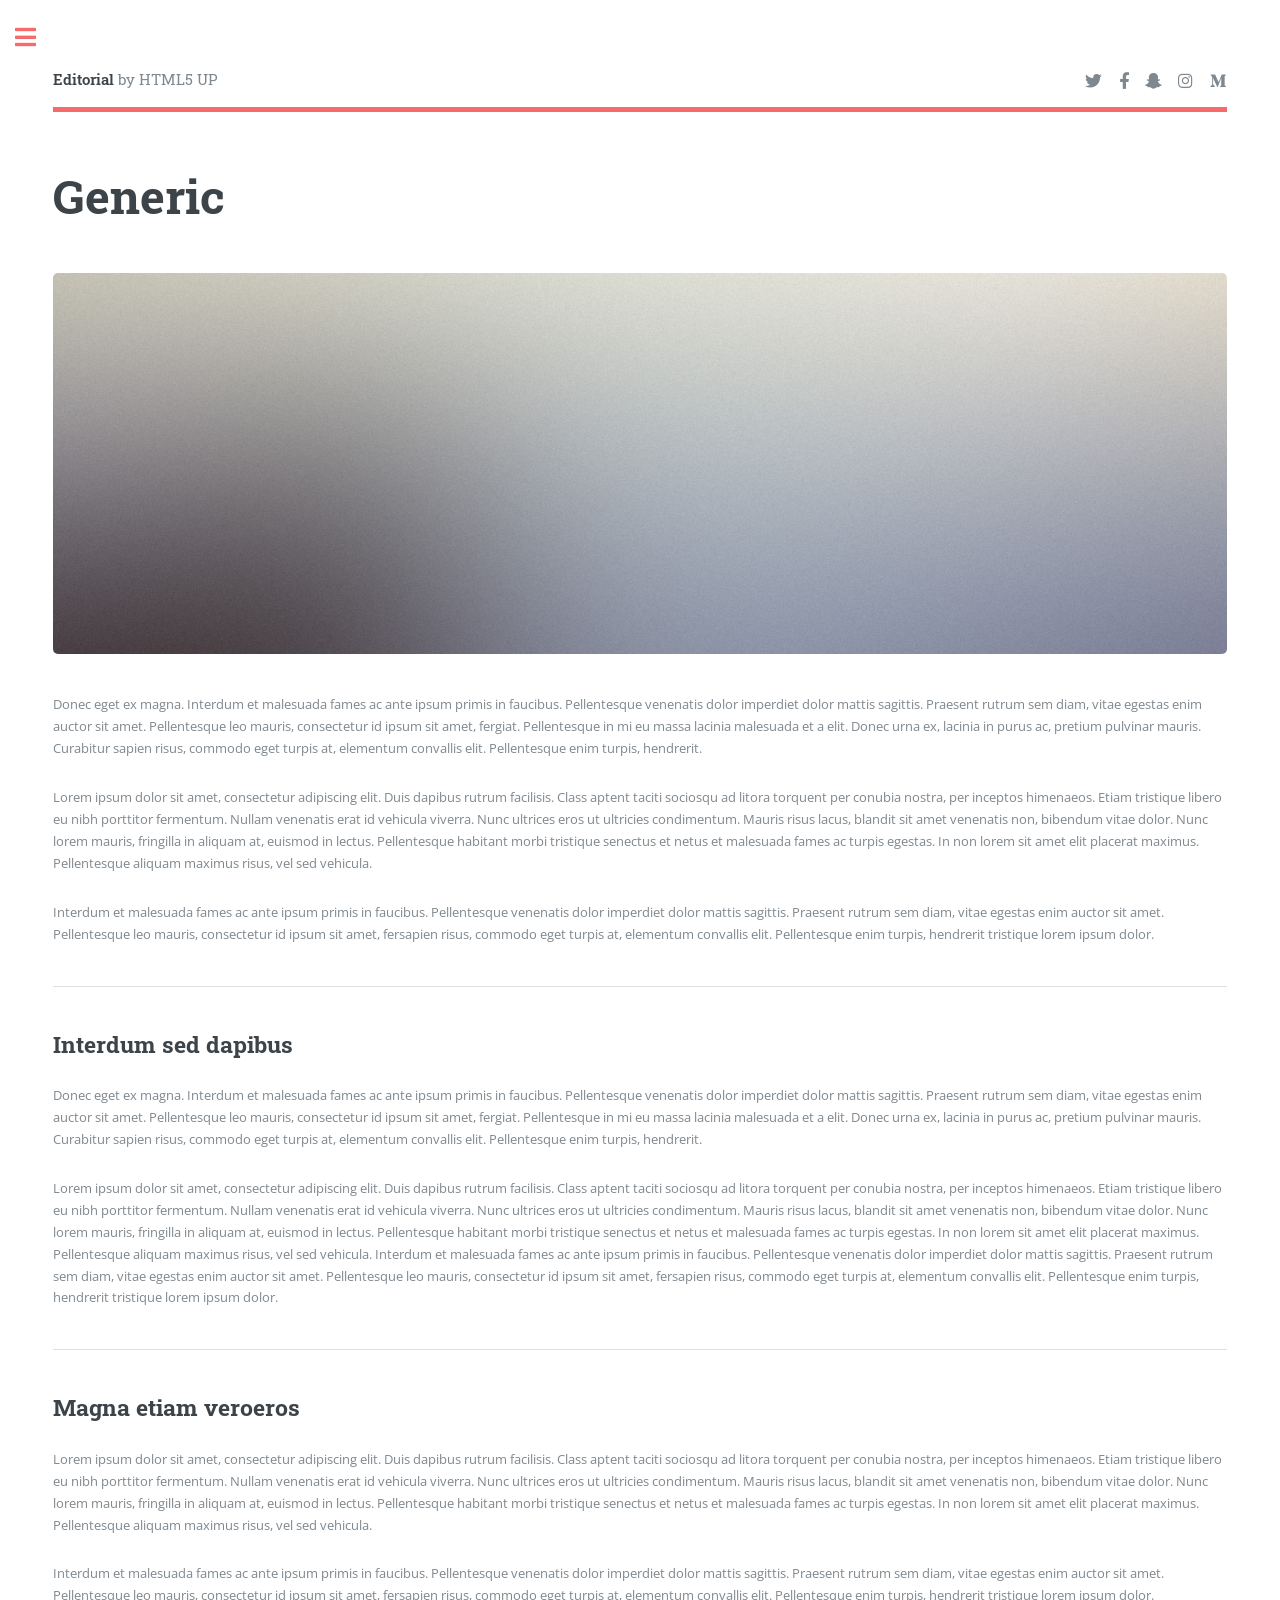
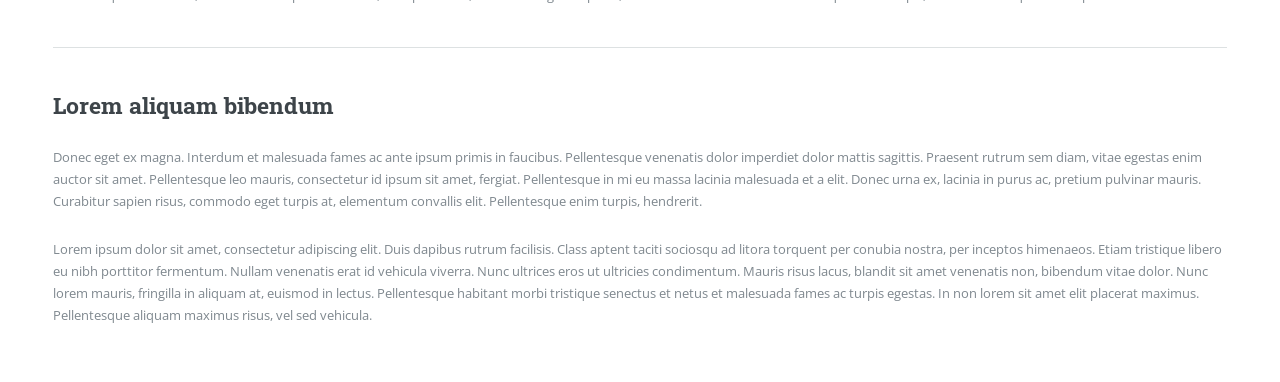
<file: generic.html>
<!DOCTYPE HTML>
<!--
	Editorial by HTML5 UP
	html5up.net | @ajlkn
	Free for personal and commercial use under the CCA 3.0 license (html5up.net/license)
-->
<html>
	<head>
		<title>Generic - Editorial by HTML5 UP</title>
		<meta charset="utf-8" />
		<meta name="viewport" content="width=device-width, initial-scale=1, user-scalable=no" />
		<link rel="stylesheet" href="assets/css/main.css" />
	</head>
	<body class="is-preload">

		<!-- Wrapper -->
			<div id="wrapper">

				<!-- Main -->
					<div id="main">
						<div class="inner">

							<!-- Header -->
								<header id="header">
									<a href="index.html" class="logo"><strong>Editorial</strong> by HTML5 UP</a>
									<ul class="icons">
										<li><a href="#" class="icon brands fa-twitter"><span class="label">Twitter</span></a></li>
										<li><a href="#" class="icon brands fa-facebook-f"><span class="label">Facebook</span></a></li>
										<li><a href="#" class="icon brands fa-snapchat-ghost"><span class="label">Snapchat</span></a></li>
										<li><a href="#" class="icon brands fa-instagram"><span class="label">Instagram</span></a></li>
										<li><a href="#" class="icon brands fa-medium-m"><span class="label">Medium</span></a></li>
									</ul>
								</header>

							<!-- Content -->
								<section>
									<header class="main">
										<h1>Generic</h1>
									</header>

									<span class="image main"><img src="images/pic11.jpg" alt="" /></span>

									<p>Donec eget ex magna. Interdum et malesuada fames ac ante ipsum primis in faucibus. Pellentesque venenatis dolor imperdiet dolor mattis sagittis. Praesent rutrum sem diam, vitae egestas enim auctor sit amet. Pellentesque leo mauris, consectetur id ipsum sit amet, fergiat. Pellentesque in mi eu massa lacinia malesuada et a elit. Donec urna ex, lacinia in purus ac, pretium pulvinar mauris. Curabitur sapien risus, commodo eget turpis at, elementum convallis elit. Pellentesque enim turpis, hendrerit.</p>
									<p>Lorem ipsum dolor sit amet, consectetur adipiscing elit. Duis dapibus rutrum facilisis. Class aptent taciti sociosqu ad litora torquent per conubia nostra, per inceptos himenaeos. Etiam tristique libero eu nibh porttitor fermentum. Nullam venenatis erat id vehicula viverra. Nunc ultrices eros ut ultricies condimentum. Mauris risus lacus, blandit sit amet venenatis non, bibendum vitae dolor. Nunc lorem mauris, fringilla in aliquam at, euismod in lectus. Pellentesque habitant morbi tristique senectus et netus et malesuada fames ac turpis egestas. In non lorem sit amet elit placerat maximus. Pellentesque aliquam maximus risus, vel sed vehicula.</p>
									<p>Interdum et malesuada fames ac ante ipsum primis in faucibus. Pellentesque venenatis dolor imperdiet dolor mattis sagittis. Praesent rutrum sem diam, vitae egestas enim auctor sit amet. Pellentesque leo mauris, consectetur id ipsum sit amet, fersapien risus, commodo eget turpis at, elementum convallis elit. Pellentesque enim turpis, hendrerit tristique lorem ipsum dolor.</p>

									<hr class="major" />

									<h2>Interdum sed dapibus</h2>
									<p>Donec eget ex magna. Interdum et malesuada fames ac ante ipsum primis in faucibus. Pellentesque venenatis dolor imperdiet dolor mattis sagittis. Praesent rutrum sem diam, vitae egestas enim auctor sit amet. Pellentesque leo mauris, consectetur id ipsum sit amet, fergiat. Pellentesque in mi eu massa lacinia malesuada et a elit. Donec urna ex, lacinia in purus ac, pretium pulvinar mauris. Curabitur sapien risus, commodo eget turpis at, elementum convallis elit. Pellentesque enim turpis, hendrerit.</p>
									<p>Lorem ipsum dolor sit amet, consectetur adipiscing elit. Duis dapibus rutrum facilisis. Class aptent taciti sociosqu ad litora torquent per conubia nostra, per inceptos himenaeos. Etiam tristique libero eu nibh porttitor fermentum. Nullam venenatis erat id vehicula viverra. Nunc ultrices eros ut ultricies condimentum. Mauris risus lacus, blandit sit amet venenatis non, bibendum vitae dolor. Nunc lorem mauris, fringilla in aliquam at, euismod in lectus. Pellentesque habitant morbi tristique senectus et netus et malesuada fames ac turpis egestas. In non lorem sit amet elit placerat maximus. Pellentesque aliquam maximus risus, vel sed vehicula. Interdum et malesuada fames ac ante ipsum primis in faucibus. Pellentesque venenatis dolor imperdiet dolor mattis sagittis. Praesent rutrum sem diam, vitae egestas enim auctor sit amet. Pellentesque leo mauris, consectetur id ipsum sit amet, fersapien risus, commodo eget turpis at, elementum convallis elit. Pellentesque enim turpis, hendrerit tristique lorem ipsum dolor.</p>

									<hr class="major" />

									<h2>Magna etiam veroeros</h2>
									<p>Lorem ipsum dolor sit amet, consectetur adipiscing elit. Duis dapibus rutrum facilisis. Class aptent taciti sociosqu ad litora torquent per conubia nostra, per inceptos himenaeos. Etiam tristique libero eu nibh porttitor fermentum. Nullam venenatis erat id vehicula viverra. Nunc ultrices eros ut ultricies condimentum. Mauris risus lacus, blandit sit amet venenatis non, bibendum vitae dolor. Nunc lorem mauris, fringilla in aliquam at, euismod in lectus. Pellentesque habitant morbi tristique senectus et netus et malesuada fames ac turpis egestas. In non lorem sit amet elit placerat maximus. Pellentesque aliquam maximus risus, vel sed vehicula.</p>
									<p>Interdum et malesuada fames ac ante ipsum primis in faucibus. Pellentesque venenatis dolor imperdiet dolor mattis sagittis. Praesent rutrum sem diam, vitae egestas enim auctor sit amet. Pellentesque leo mauris, consectetur id ipsum sit amet, fersapien risus, commodo eget turpis at, elementum convallis elit. Pellentesque enim turpis, hendrerit tristique lorem ipsum dolor.</p>

									<hr class="major" />

									<h2>Lorem aliquam bibendum</h2>
									<p>Donec eget ex magna. Interdum et malesuada fames ac ante ipsum primis in faucibus. Pellentesque venenatis dolor imperdiet dolor mattis sagittis. Praesent rutrum sem diam, vitae egestas enim auctor sit amet. Pellentesque leo mauris, consectetur id ipsum sit amet, fergiat. Pellentesque in mi eu massa lacinia malesuada et a elit. Donec urna ex, lacinia in purus ac, pretium pulvinar mauris. Curabitur sapien risus, commodo eget turpis at, elementum convallis elit. Pellentesque enim turpis, hendrerit.</p>
									<p>Lorem ipsum dolor sit amet, consectetur adipiscing elit. Duis dapibus rutrum facilisis. Class aptent taciti sociosqu ad litora torquent per conubia nostra, per inceptos himenaeos. Etiam tristique libero eu nibh porttitor fermentum. Nullam venenatis erat id vehicula viverra. Nunc ultrices eros ut ultricies condimentum. Mauris risus lacus, blandit sit amet venenatis non, bibendum vitae dolor. Nunc lorem mauris, fringilla in aliquam at, euismod in lectus. Pellentesque habitant morbi tristique senectus et netus et malesuada fames ac turpis egestas. In non lorem sit amet elit placerat maximus. Pellentesque aliquam maximus risus, vel sed vehicula.</p>

								</section>

						</div>
					</div>

				<!-- Sidebar -->
					<div id="sidebar">
						<div class="inner">

							<!-- Search -->
								<section id="search" class="alt">
									<form method="post" action="#">
										<input type="text" name="query" id="query" placeholder="Search" />
									</form>
								</section>

							<!-- Menu -->
								<nav id="menu">
									<header class="major">
										<h2>Menu</h2>
									</header>
									<ul>
										<li><a href="index.html">Homepage</a></li>
										<li><a href="generic.html">Generic</a></li>
										<li><a href="elements.html">Elements</a></li>
										<li>
											<span class="opener">Submenu</span>
											<ul>
												<li><a href="#">Lorem Dolor</a></li>
												<li><a href="#">Ipsum Adipiscing</a></li>
												<li><a href="#">Tempus Magna</a></li>
												<li><a href="#">Feugiat Veroeros</a></li>
											</ul>
										</li>
										<li><a href="#">Etiam Dolore</a></li>
										<li><a href="#">Adipiscing</a></li>
										<li>
											<span class="opener">Another Submenu</span>
											<ul>
												<li><a href="#">Lorem Dolor</a></li>
												<li><a href="#">Ipsum Adipiscing</a></li>
												<li><a href="#">Tempus Magna</a></li>
												<li><a href="#">Feugiat Veroeros</a></li>
											</ul>
										</li>
										<li><a href="#">Maximus Erat</a></li>
										<li><a href="#">Sapien Mauris</a></li>
										<li><a href="#">Amet Lacinia</a></li>
									</ul>
								</nav>

							<!-- Section -->
								<section>
									<header class="major">
										<h2>Ante interdum</h2>
									</header>
									<div class="mini-posts">
										<article>
											<a href="#" class="image"><img src="images/pic07.jpg" alt="" /></a>
											<p>Aenean ornare velit lacus, ac varius enim lorem ullamcorper dolore aliquam.</p>
										</article>
										<article>
											<a href="#" class="image"><img src="images/pic08.jpg" alt="" /></a>
											<p>Aenean ornare velit lacus, ac varius enim lorem ullamcorper dolore aliquam.</p>
										</article>
										<article>
											<a href="#" class="image"><img src="images/pic09.jpg" alt="" /></a>
											<p>Aenean ornare velit lacus, ac varius enim lorem ullamcorper dolore aliquam.</p>
										</article>
									</div>
									<ul class="actions">
										<li><a href="#" class="button">More</a></li>
									</ul>
								</section>

							<!-- Section -->
								<section>
									<header class="major">
										<h2>Get in touch</h2>
									</header>
									<p>Sed varius enim lorem ullamcorper dolore aliquam aenean ornare velit lacus, ac varius enim lorem ullamcorper dolore. Proin sed aliquam facilisis ante interdum. Sed nulla amet lorem feugiat tempus aliquam.</p>
									<ul class="contact">
										<li class="icon solid fa-envelope"><a href="#">information@untitled.tld</a></li>
										<li class="icon solid fa-phone">(000) 000-0000</li>
										<li class="icon solid fa-home">1234 Somewhere Road #8254<br />
										Nashville, TN 00000-0000</li>
									</ul>
								</section>

							<!-- Footer -->
								<footer id="footer">
									<p class="copyright">&copy; Untitled. All rights reserved. Demo Images: <a href="https://unsplash.com">Unsplash</a>. Design: <a href="https://html5up.net">HTML5 UP</a>.</p>
								</footer>

						</div>
					</div>

			</div>

		<!-- Scripts -->
			<script src="assets/js/jquery.min.js"></script>
			<script src="assets/js/browser.min.js"></script>
			<script src="assets/js/breakpoints.min.js"></script>
			<script src="assets/js/util.js"></script>
			<script src="assets/js/main.js"></script>

	</body>
</html>
</file>
<file: assets/css/resume.css>
/* Resume-specific overrides and print styles */

/* Layout: constrain main content to resume width */
#main > .inner {
  max-width: 55rem; /* ~880px */
  padding: 1.5rem 2rem;
  margin-left: 2rem; /* Add left indentation */
}

/* Reduce gap between sidebar and main */
#wrapper {
  gap: 1rem !important; /* Reduce gap between main and sidebar */
}

/* Make section spacing tighter for resume look */
#main > .inner > section {
  padding: 1.25rem 0;
  border-top: none;
}

/* Header tweaks */
header#header .logo {
  font-size: 1.25rem;
}
header#header ul.icons { margin-top: 0.5rem; }

/* Simplify features/posts for linear resume flow */
.features, .posts {
  display: block;
  margin: 0 0 1rem 0;
  width: 100%;
}
.features article, .posts article {
  display: block;
  width: 100%;
  margin: 0 0 1rem 0;
}
.features article .icon { display: none; }

/* Make buttons more prominent for download */
.button.big {
  background-color: #f56a6a;
  color: #fff !important;
  box-shadow: none;
  border-radius: 0.25rem;
}

/* Contact list smaller and tighter */
ul.contact li {
  padding-top: 0.75rem;
  margin-top: 0.75rem;
}

/* Print styles: hide non-essential UI and show links inline */
@media print {
  /* clean page */
  body, html { background: #ffffff; color: #000; }

  /* hide sidebar, navigation, and buttons */
  #sidebar, .icons, .toggle, ul.actions, .button { display: none !important; }

  /* remove images for a compact resume */
  img { display: none !important; }

  /* Ensure main area uses full printable width */
  #main > .inner { max-width: 100%; padding: 0; }

  /* make headings black and normal weight for print */
  h1, h2, h3, h4 { color: #000; font-weight: 700; }

  /* show link URLs after link text */
  a[href]:after { content: " (" attr(href) ")"; color: #000; }

  /* avoid page breaks inside experience/project items */
  .posts article, .features article { page-break-inside: avoid; }
}

/* Print header: hidden on screen, visible in print */
#print-header { display: none; }

@media print {
  /* show print header and pin to top */
  #print-header { display: block; position: fixed; top: 0; left: 0; right: 0; background: #fff; border-bottom: 1px solid #000; z-index: 9999; }
  #print-header .print-inner { max-width: 100%; padding: 0.6rem 1rem; font-size: 12pt; color: #000; }

  /* hide the on-screen header to avoid duplication */
  header#header { display: none !important; }

  /* ensure content doesn't overlap the fixed print header */
  #main > .inner { margin-top: 2.2rem; }
}

/* Profile photo styles */
.profile-photo {
  border-radius: 50%;
  width: 160px;
  height: 160px;
  object-fit: cover;
  display: block;
}

/* Small avatar for header */
.header-avatar {
  border-radius: 50%;
  width: 40px;
  height: 40px;
  object-fit: cover;
  vertical-align: middle;
  margin-right: 0.6rem;
}

/* Ensure other images scale nicely */
.image img {
  max-width: 100%;
  height: auto;
}

/* Search highlight */
.search-highlight {
  background: #fffb91;
  padding: 0 .15em;
  border-radius: 2px;
}

.search-results-count {
  display: inline-block;
  margin-left: 0.5rem;
  font-size: 0.9em;
  color: #333;
}
</file>
<file: assets/css/main.css>
@import url(fontawesome-all.min.css);
@import url("https://fonts.googleapis.com/css?family=Open+Sans:400,600,400italic,600italic|Roboto+Slab:400,700");
/*
	Editorial by HTML5 UP
	html5up.net | @ajlkn
	Free for personal and commercial use under the CCA 3.0 license (html5up.net/license)
*/
html, body, div, span, applet, object,
iframe, h1, h2, h3, h4, h5, h6, p, blockquote,
pre, a, abbr, acronym, address, big, cite,
code, del, dfn, em, img, ins, kbd, q, s, samp,
small, strike, strong, sub, sup, tt, var, b,
u, i, center, dl, dt, dd, ol, ul, li, fieldset,
form, label, legend, table, caption, tbody,
tfoot, thead, tr, th, td, article, aside,
canvas, details, embed, figure, figcaption,
footer, header, hgroup, menu, nav, output, ruby,
section, summary, time, mark, audio, video {
  margin: 0;
  padding: 0;
  border: 0;
  font-size: 100%;
  font: inherit;
  vertical-align: baseline; }

article, aside, details, figcaption, figure,
footer, header, hgroup, menu, nav, section {
  display: block; }

body {
  line-height: 1; }

ol, ul {
  list-style: none; }

blockquote, q {
  quotes: none; }
  blockquote:before, blockquote:after, q:before, q:after {
    content: '';
    content: none; }

table {
  border-collapse: collapse;
  border-spacing: 0; }

body {
  -webkit-text-size-adjust: none; }

mark {
  background-color: transparent;
  color: inherit; }

input::-moz-focus-inner {
  border: 0;
  padding: 0; }

input, select, textarea {
  -moz-appearance: none;
  -webkit-appearance: none;
  -ms-appearance: none;
  appearance: none; }

/* Basic */
@-ms-viewport {
  width: device-width; }

body {
  -ms-overflow-style: scrollbar; }

@media screen and (max-width: 480px) {
  html, body {
    min-width: 320px; } }

html {
  box-sizing: border-box; }

*, *:before, *:after {
  box-sizing: inherit; }

body {
  background: #ffffff; }
  body.is-preload *, body.is-preload *:before, body.is-preload *:after, body.is-resizing *, body.is-resizing *:before, body.is-resizing *:after {
    -moz-animation: none !important;
    -webkit-animation: none !important;
    -ms-animation: none !important;
    animation: none !important;
    -moz-transition: none !important;
    -webkit-transition: none !important;
    -ms-transition: none !important;
    transition: none !important; }

/* Type */
body, input, select, textarea {
  color: #7f888f;
  font-family: "Open Sans", sans-serif;
  font-size: 13pt;
  font-weight: 400;
  line-height: 1.65; }
  @media screen and (max-width: 1680px) {
    body, input, select, textarea {
      font-size: 11pt; } }
  @media screen and (max-width: 1280px) {
    body, input, select, textarea {
      font-size: 10pt; } }
  @media screen and (max-width: 360px) {
    body, input, select, textarea {
      font-size: 9pt; } }

a {
  -moz-transition: color 0.2s ease-in-out, border-bottom-color 0.2s ease-in-out;
  -webkit-transition: color 0.2s ease-in-out, border-bottom-color 0.2s ease-in-out;
  -ms-transition: color 0.2s ease-in-out, border-bottom-color 0.2s ease-in-out;
  transition: color 0.2s ease-in-out, border-bottom-color 0.2s ease-in-out;
  border-bottom: dotted 1px;
  color: #f56a6a;
  text-decoration: none; }
  a:hover {
    border-bottom-color: #f56a6a;
    color: #f56a6a !important; }
    a:hover strong {
      color: inherit; }

strong, b {
  color: #3d4449;
  font-weight: 600; }

em, i {
  font-style: italic; }

p {
  margin: 0 0 2em 0; }

h1, h2, h3, h4, h5, h6 {
  color: #3d4449;
  font-family: "Roboto Slab", serif;
  font-weight: 700;
  line-height: 1.5;
  margin: 0 0 1em 0; }
  h1 a, h2 a, h3 a, h4 a, h5 a, h6 a {
    color: inherit;
    text-decoration: none;
    border-bottom: 0; }

h1 {
  font-size: 4em;
  margin: 0 0 0.5em 0;
  line-height: 1.3; }

h2 {
  font-size: 1.75em; }

h3 {
  font-size: 1.25em; }

h4 {
  font-size: 1.1em; }

h5 {
  font-size: 0.9em; }

h6 {
  font-size: 0.7em; }

@media screen and (max-width: 1680px) {
  h1 {
    font-size: 3.5em; } }

@media screen and (max-width: 980px) {
  h1 {
    font-size: 3.25em; } }

@media screen and (max-width: 736px) {
  h1 {
    font-size: 2em;
    line-height: 1.4; }
  h2 {
    font-size: 1.5em; } }

sub {
  font-size: 0.8em;
  position: relative;
  top: 0.5em; }

sup {
  font-size: 0.8em;
  position: relative;
  top: -0.5em; }

blockquote {
  border-left: solid 3px rgba(210, 215, 217, 0.75);
  font-style: italic;
  margin: 0 0 2em 0;
  padding: 0.5em 0 0.5em 2em; }

code {
  background: rgba(230, 235, 237, 0.25);
  border-radius: 0.375em;
  border: solid 1px rgba(210, 215, 217, 0.75);
  font-family: "Courier New", monospace;
  font-size: 0.9em;
  margin: 0 0.25em;
  padding: 0.25em 0.65em; }

pre {
  -webkit-overflow-scrolling: touch;
  font-family: "Courier New", monospace;
  font-size: 0.9em;
  margin: 0 0 2em 0; }
  pre code {
    display: block;
    line-height: 1.75;
    padding: 1em 1.5em;
    overflow-x: auto; }

hr {
  border: 0;
  border-bottom: solid 1px rgba(210, 215, 217, 0.75);
  margin: 2em 0; }
  hr.major {
    margin: 3em 0; }

.align-left {
  text-align: left; }

.align-center {
  text-align: center; }

.align-right {
  text-align: right; }

/* Row */
.row {
  display: flex;
  flex-wrap: wrap;
  box-sizing: border-box;
  align-items: stretch; }
  .row > * {
    box-sizing: border-box; }
  .row.gtr-uniform > * > :last-child {
    margin-bottom: 0; }
  .row.aln-left {
    justify-content: flex-start; }
  .row.aln-center {
    justify-content: center; }
  .row.aln-right {
    justify-content: flex-end; }
  .row.aln-top {
    align-items: flex-start; }
  .row.aln-middle {
    align-items: center; }
  .row.aln-bottom {
    align-items: flex-end; }
  .row > .imp {
    order: -1; }
  .row > .col-1 {
    width: 8.33333%; }
  .row > .off-1 {
    margin-left: 8.33333%; }
  .row > .col-2 {
    width: 16.66667%; }
  .row > .off-2 {
    margin-left: 16.66667%; }
  .row > .col-3 {
    width: 25%; }
  .row > .off-3 {
    margin-left: 25%; }
  .row > .col-4 {
    width: 33.33333%; }
  .row > .off-4 {
    margin-left: 33.33333%; }
  .row > .col-5 {
    width: 41.66667%; }
  .row > .off-5 {
    margin-left: 41.66667%; }
  .row > .col-6 {
    width: 50%; }
  .row > .off-6 {
    margin-left: 50%; }
  .row > .col-7 {
    width: 58.33333%; }
  .row > .off-7 {
    margin-left: 58.33333%; }
  .row > .col-8 {
    width: 66.66667%; }
  .row > .off-8 {
    margin-left: 66.66667%; }
  .row > .col-9 {
    width: 75%; }
  .row > .off-9 {
    margin-left: 75%; }
  .row > .col-10 {
    width: 83.33333%; }
  .row > .off-10 {
    margin-left: 83.33333%; }
  .row > .col-11 {
    width: 91.66667%; }
  .row > .off-11 {
    margin-left: 91.66667%; }
  .row > .col-12 {
    width: 100%; }
  .row > .off-12 {
    margin-left: 100%; }
  .row.gtr-0 {
    margin-top: 0;
    margin-left: 0em; }
    .row.gtr-0 > * {
      padding: 0 0 0 0em; }
    .row.gtr-0.gtr-uniform {
      margin-top: 0em; }
      .row.gtr-0.gtr-uniform > * {
        padding-top: 0em; }
  .row.gtr-25 {
    margin-top: 0;
    margin-left: -0.375em; }
    .row.gtr-25 > * {
      padding: 0 0 0 0.375em; }
    .row.gtr-25.gtr-uniform {
      margin-top: -0.375em; }
      .row.gtr-25.gtr-uniform > * {
        padding-top: 0.375em; }
  .row.gtr-50 {
    margin-top: 0;
    margin-left: -0.75em; }
    .row.gtr-50 > * {
      padding: 0 0 0 0.75em; }
    .row.gtr-50.gtr-uniform {
      margin-top: -0.75em; }
      .row.gtr-50.gtr-uniform > * {
        padding-top: 0.75em; }
  .row {
    margin-top: 0;
    margin-left: -1.5em; }
    .row > * {
      padding: 0 0 0 1.5em; }
    .row.gtr-uniform {
      margin-top: -1.5em; }
      .row.gtr-uniform > * {
        padding-top: 1.5em; }
  .row.gtr-150 {
    margin-top: 0;
    margin-left: -2.25em; }
    .row.gtr-150 > * {
      padding: 0 0 0 2.25em; }
    .row.gtr-150.gtr-uniform {
      margin-top: -2.25em; }
      .row.gtr-150.gtr-uniform > * {
        padding-top: 2.25em; }
  .row.gtr-200 {
    margin-top: 0;
    margin-left: -3em; }
    .row.gtr-200 > * {
      padding: 0 0 0 3em; }
    .row.gtr-200.gtr-uniform {
      margin-top: -3em; }
      .row.gtr-200.gtr-uniform > * {
        padding-top: 3em; }
  @media screen and (max-width: 1680px) {
    .row {
      display: flex;
      flex-wrap: wrap;
      box-sizing: border-box;
      align-items: stretch; }
      .row > * {
        box-sizing: border-box; }
      .row.gtr-uniform > * > :last-child {
        margin-bottom: 0; }
      .row.aln-left {
        justify-content: flex-start; }
      .row.aln-center {
        justify-content: center; }
      .row.aln-right {
        justify-content: flex-end; }
      .row.aln-top {
        align-items: flex-start; }
      .row.aln-middle {
        align-items: center; }
      .row.aln-bottom {
        align-items: flex-end; }
      .row > .imp-xlarge {
        order: -1; }
      .row > .col-1-xlarge {
        width: 8.33333%; }
      .row > .off-1-xlarge {
        margin-left: 8.33333%; }
      .row > .col-2-xlarge {
        width: 16.66667%; }
      .row > .off-2-xlarge {
        margin-left: 16.66667%; }
      .row > .col-3-xlarge {
        width: 25%; }
      .row > .off-3-xlarge {
        margin-left: 25%; }
      .row > .col-4-xlarge {
        width: 33.33333%; }
      .row > .off-4-xlarge {
        margin-left: 33.33333%; }
      .row > .col-5-xlarge {
        width: 41.66667%; }
      .row > .off-5-xlarge {
        margin-left: 41.66667%; }
      .row > .col-6-xlarge {
        width: 50%; }
      .row > .off-6-xlarge {
        margin-left: 50%; }
      .row > .col-7-xlarge {
        width: 58.33333%; }
      .row > .off-7-xlarge {
        margin-left: 58.33333%; }
      .row > .col-8-xlarge {
        width: 66.66667%; }
      .row > .off-8-xlarge {
        margin-left: 66.66667%; }
      .row > .col-9-xlarge {
        width: 75%; }
      .row > .off-9-xlarge {
        margin-left: 75%; }
      .row > .col-10-xlarge {
        width: 83.33333%; }
      .row > .off-10-xlarge {
        margin-left: 83.33333%; }
      .row > .col-11-xlarge {
        width: 91.66667%; }
      .row > .off-11-xlarge {
        margin-left: 91.66667%; }
      .row > .col-12-xlarge {
        width: 100%; }
      .row > .off-12-xlarge {
        margin-left: 100%; }
      .row.gtr-0 {
        margin-top: 0;
        margin-left: 0em; }
        .row.gtr-0 > * {
          padding: 0 0 0 0em; }
        .row.gtr-0.gtr-uniform {
          margin-top: 0em; }
          .row.gtr-0.gtr-uniform > * {
            padding-top: 0em; }
      .row.gtr-25 {
        margin-top: 0;
        margin-left: -0.375em; }
        .row.gtr-25 > * {
          padding: 0 0 0 0.375em; }
        .row.gtr-25.gtr-uniform {
          margin-top: -0.375em; }
          .row.gtr-25.gtr-uniform > * {
            padding-top: 0.375em; }
      .row.gtr-50 {
        margin-top: 0;
        margin-left: -0.75em; }
        .row.gtr-50 > * {
          padding: 0 0 0 0.75em; }
        .row.gtr-50.gtr-uniform {
          margin-top: -0.75em; }
          .row.gtr-50.gtr-uniform > * {
            padding-top: 0.75em; }
      .row {
        margin-top: 0;
        margin-left: -1.5em; }
        .row > * {
          padding: 0 0 0 1.5em; }
        .row.gtr-uniform {
          margin-top: -1.5em; }
          .row.gtr-uniform > * {
            padding-top: 1.5em; }
      .row.gtr-150 {
        margin-top: 0;
        margin-left: -2.25em; }
        .row.gtr-150 > * {
          padding: 0 0 0 2.25em; }
        .row.gtr-150.gtr-uniform {
          margin-top: -2.25em; }
          .row.gtr-150.gtr-uniform > * {
            padding-top: 2.25em; }
      .row.gtr-200 {
        margin-top: 0;
        margin-left: -3em; }
        .row.gtr-200 > * {
          padding: 0 0 0 3em; }
        .row.gtr-200.gtr-uniform {
          margin-top: -3em; }
          .row.gtr-200.gtr-uniform > * {
            padding-top: 3em; } }
  @media screen and (max-width: 1280px) {
    .row {
      display: flex;
      flex-wrap: wrap;
      box-sizing: border-box;
      align-items: stretch; }
      .row > * {
        box-sizing: border-box; }
      .row.gtr-uniform > * > :last-child {
        margin-bottom: 0; }
      .row.aln-left {
        justify-content: flex-start; }
      .row.aln-center {
        justify-content: center; }
      .row.aln-right {
        justify-content: flex-end; }
      .row.aln-top {
        align-items: flex-start; }
      .row.aln-middle {
        align-items: center; }
      .row.aln-bottom {
        align-items: flex-end; }
      .row > .imp-large {
        order: -1; }
      .row > .col-1-large {
        width: 8.33333%; }
      .row > .off-1-large {
        margin-left: 8.33333%; }
      .row > .col-2-large {
        width: 16.66667%; }
      .row > .off-2-large {
        margin-left: 16.66667%; }
      .row > .col-3-large {
        width: 25%; }
      .row > .off-3-large {
        margin-left: 25%; }
      .row > .col-4-large {
        width: 33.33333%; }
      .row > .off-4-large {
        margin-left: 33.33333%; }
      .row > .col-5-large {
        width: 41.66667%; }
      .row > .off-5-large {
        margin-left: 41.66667%; }
      .row > .col-6-large {
        width: 50%; }
      .row > .off-6-large {
        margin-left: 50%; }
      .row > .col-7-large {
        width: 58.33333%; }
      .row > .off-7-large {
        margin-left: 58.33333%; }
      .row > .col-8-large {
        width: 66.66667%; }
      .row > .off-8-large {
        margin-left: 66.66667%; }
      .row > .col-9-large {
        width: 75%; }
      .row > .off-9-large {
        margin-left: 75%; }
      .row > .col-10-large {
        width: 83.33333%; }
      .row > .off-10-large {
        margin-left: 83.33333%; }
      .row > .col-11-large {
        width: 91.66667%; }
      .row > .off-11-large {
        margin-left: 91.66667%; }
      .row > .col-12-large {
        width: 100%; }
      .row > .off-12-large {
        margin-left: 100%; }
      .row.gtr-0 {
        margin-top: 0;
        margin-left: 0em; }
        .row.gtr-0 > * {
          padding: 0 0 0 0em; }
        .row.gtr-0.gtr-uniform {
          margin-top: 0em; }
          .row.gtr-0.gtr-uniform > * {
            padding-top: 0em; }
      .row.gtr-25 {
        margin-top: 0;
        margin-left: -0.375em; }
        .row.gtr-25 > * {
          padding: 0 0 0 0.375em; }
        .row.gtr-25.gtr-uniform {
          margin-top: -0.375em; }
          .row.gtr-25.gtr-uniform > * {
            padding-top: 0.375em; }
      .row.gtr-50 {
        margin-top: 0;
        margin-left: -0.75em; }
        .row.gtr-50 > * {
          padding: 0 0 0 0.75em; }
        .row.gtr-50.gtr-uniform {
          margin-top: -0.75em; }
          .row.gtr-50.gtr-uniform > * {
            padding-top: 0.75em; }
      .row {
        margin-top: 0;
        margin-left: -1.5em; }
        .row > * {
          padding: 0 0 0 1.5em; }
        .row.gtr-uniform {
          margin-top: -1.5em; }
          .row.gtr-uniform > * {
            padding-top: 1.5em; }
      .row.gtr-150 {
        margin-top: 0;
        margin-left: -2.25em; }
        .row.gtr-150 > * {
          padding: 0 0 0 2.25em; }
        .row.gtr-150.gtr-uniform {
          margin-top: -2.25em; }
          .row.gtr-150.gtr-uniform > * {
            padding-top: 2.25em; }
      .row.gtr-200 {
        margin-top: 0;
        margin-left: -3em; }
        .row.gtr-200 > * {
          padding: 0 0 0 3em; }
        .row.gtr-200.gtr-uniform {
          margin-top: -3em; }
          .row.gtr-200.gtr-uniform > * {
            padding-top: 3em; } }
  @media screen and (max-width: 980px) {
    .row {
      display: flex;
      flex-wrap: wrap;
      box-sizing: border-box;
      align-items: stretch; }
      .row > * {
        box-sizing: border-box; }
      .row.gtr-uniform > * > :last-child {
        margin-bottom: 0; }
      .row.aln-left {
        justify-content: flex-start; }
      .row.aln-center {
        justify-content: center; }
      .row.aln-right {
        justify-content: flex-end; }
      .row.aln-top {
        align-items: flex-start; }
      .row.aln-middle {
        align-items: center; }
      .row.aln-bottom {
        align-items: flex-end; }
      .row > .imp-medium {
        order: -1; }
      .row > .col-1-medium {
        width: 8.33333%; }
      .row > .off-1-medium {
        margin-left: 8.33333%; }
      .row > .col-2-medium {
        width: 16.66667%; }
      .row > .off-2-medium {
        margin-left: 16.66667%; }
      .row > .col-3-medium {
        width: 25%; }
      .row > .off-3-medium {
        margin-left: 25%; }
      .row > .col-4-medium {
        width: 33.33333%; }
      .row > .off-4-medium {
        margin-left: 33.33333%; }
      .row > .col-5-medium {
        width: 41.66667%; }
      .row > .off-5-medium {
        margin-left: 41.66667%; }
      .row > .col-6-medium {
        width: 50%; }
      .row > .off-6-medium {
        margin-left: 50%; }
      .row > .col-7-medium {
        width: 58.33333%; }
      .row > .off-7-medium {
        margin-left: 58.33333%; }
      .row > .col-8-medium {
        width: 66.66667%; }
      .row > .off-8-medium {
        margin-left: 66.66667%; }
      .row > .col-9-medium {
        width: 75%; }
      .row > .off-9-medium {
        margin-left: 75%; }
      .row > .col-10-medium {
        width: 83.33333%; }
      .row > .off-10-medium {
        margin-left: 83.33333%; }
      .row > .col-11-medium {
        width: 91.66667%; }
      .row > .off-11-medium {
        margin-left: 91.66667%; }
      .row > .col-12-medium {
        width: 100%; }
      .row > .off-12-medium {
        margin-left: 100%; }
      .row.gtr-0 {
        margin-top: 0;
        margin-left: 0em; }
        .row.gtr-0 > * {
          padding: 0 0 0 0em; }
        .row.gtr-0.gtr-uniform {
          margin-top: 0em; }
          .row.gtr-0.gtr-uniform > * {
            padding-top: 0em; }
      .row.gtr-25 {
        margin-top: 0;
        margin-left: -0.375em; }
        .row.gtr-25 > * {
          padding: 0 0 0 0.375em; }
        .row.gtr-25.gtr-uniform {
          margin-top: -0.375em; }
          .row.gtr-25.gtr-uniform > * {
            padding-top: 0.375em; }
      .row.gtr-50 {
        margin-top: 0;
        margin-left: -0.75em; }
        .row.gtr-50 > * {
          padding: 0 0 0 0.75em; }
        .row.gtr-50.gtr-uniform {
          margin-top: -0.75em; }
          .row.gtr-50.gtr-uniform > * {
            padding-top: 0.75em; }
      .row {
        margin-top: 0;
        margin-left: -1.5em; }
        .row > * {
          padding: 0 0 0 1.5em; }
        .row.gtr-uniform {
          margin-top: -1.5em; }
          .row.gtr-uniform > * {
            padding-top: 1.5em; }
      .row.gtr-150 {
        margin-top: 0;
        margin-left: -2.25em; }
        .row.gtr-150 > * {
          padding: 0 0 0 2.25em; }
        .row.gtr-150.gtr-uniform {
          margin-top: -2.25em; }
          .row.gtr-150.gtr-uniform > * {
            padding-top: 2.25em; }
      .row.gtr-200 {
        margin-top: 0;
        margin-left: -3em; }
        .row.gtr-200 > * {
          padding: 0 0 0 3em; }
        .row.gtr-200.gtr-uniform {
          margin-top: -3em; }
          .row.gtr-200.gtr-uniform > * {
            padding-top: 3em; } }
  @media screen and (max-width: 736px) {
    .row {
      display: flex;
      flex-wrap: wrap;
      box-sizing: border-box;
      align-items: stretch; }
      .row > * {
        box-sizing: border-box; }
      .row.gtr-uniform > * > :last-child {
        margin-bottom: 0; }
      .row.aln-left {
        justify-content: flex-start; }
      .row.aln-center {
        justify-content: center; }
      .row.aln-right {
        justify-content: flex-end; }
      .row.aln-top {
        align-items: flex-start; }
      .row.aln-middle {
        align-items: center; }
      .row.aln-bottom {
        align-items: flex-end; }
      .row > .imp-small {
        order: -1; }
      .row > .col-1-small {
        width: 8.33333%; }
      .row > .off-1-small {
        margin-left: 8.33333%; }
      .row > .col-2-small {
        width: 16.66667%; }
      .row > .off-2-small {
        margin-left: 16.66667%; }
      .row > .col-3-small {
        width: 25%; }
      .row > .off-3-small {
        margin-left: 25%; }
      .row > .col-4-small {
        width: 33.33333%; }
      .row > .off-4-small {
        margin-left: 33.33333%; }
      .row > .col-5-small {
        width: 41.66667%; }
      .row > .off-5-small {
        margin-left: 41.66667%; }
      .row > .col-6-small {
        width: 50%; }
      .row > .off-6-small {
        margin-left: 50%; }
      .row > .col-7-small {
        width: 58.33333%; }
      .row > .off-7-small {
        margin-left: 58.33333%; }
      .row > .col-8-small {
        width: 66.66667%; }
      .row > .off-8-small {
        margin-left: 66.66667%; }
      .row > .col-9-small {
        width: 75%; }
      .row > .off-9-small {
        margin-left: 75%; }
      .row > .col-10-small {
        width: 83.33333%; }
      .row > .off-10-small {
        margin-left: 83.33333%; }
      .row > .col-11-small {
        width: 91.66667%; }
      .row > .off-11-small {
        margin-left: 91.66667%; }
      .row > .col-12-small {
        width: 100%; }
      .row > .off-12-small {
        margin-left: 100%; }
      .row.gtr-0 {
        margin-top: 0;
        margin-left: 0em; }
        .row.gtr-0 > * {
          padding: 0 0 0 0em; }
        .row.gtr-0.gtr-uniform {
          margin-top: 0em; }
          .row.gtr-0.gtr-uniform > * {
            padding-top: 0em; }
      .row.gtr-25 {
        margin-top: 0;
        margin-left: -0.375em; }
        .row.gtr-25 > * {
          padding: 0 0 0 0.375em; }
        .row.gtr-25.gtr-uniform {
          margin-top: -0.375em; }
          .row.gtr-25.gtr-uniform > * {
            padding-top: 0.375em; }
      .row.gtr-50 {
        margin-top: 0;
        margin-left: -0.75em; }
        .row.gtr-50 > * {
          padding: 0 0 0 0.75em; }
        .row.gtr-50.gtr-uniform {
          margin-top: -0.75em; }
          .row.gtr-50.gtr-uniform > * {
            padding-top: 0.75em; }
      .row {
        margin-top: 0;
        margin-left: -1.5em; }
        .row > * {
          padding: 0 0 0 1.5em; }
        .row.gtr-uniform {
          margin-top: -1.5em; }
          .row.gtr-uniform > * {
            padding-top: 1.5em; }
      .row.gtr-150 {
        margin-top: 0;
        margin-left: -2.25em; }
        .row.gtr-150 > * {
          padding: 0 0 0 2.25em; }
        .row.gtr-150.gtr-uniform {
          margin-top: -2.25em; }
          .row.gtr-150.gtr-uniform > * {
            padding-top: 2.25em; }
      .row.gtr-200 {
        margin-top: 0;
        margin-left: -3em; }
        .row.gtr-200 > * {
          padding: 0 0 0 3em; }
        .row.gtr-200.gtr-uniform {
          margin-top: -3em; }
          .row.gtr-200.gtr-uniform > * {
            padding-top: 3em; } }
  @media screen and (max-width: 480px) {
    .row {
      display: flex;
      flex-wrap: wrap;
      box-sizing: border-box;
      align-items: stretch; }
      .row > * {
        box-sizing: border-box; }
      .row.gtr-uniform > * > :last-child {
        margin-bottom: 0; }
      .row.aln-left {
        justify-content: flex-start; }
      .row.aln-center {
        justify-content: center; }
      .row.aln-right {
        justify-content: flex-end; }
      .row.aln-top {
        align-items: flex-start; }
      .row.aln-middle {
        align-items: center; }
      .row.aln-bottom {
        align-items: flex-end; }
      .row > .imp-xsmall {
        order: -1; }
      .row > .col-1-xsmall {
        width: 8.33333%; }
      .row > .off-1-xsmall {
        margin-left: 8.33333%; }
      .row > .col-2-xsmall {
        width: 16.66667%; }
      .row > .off-2-xsmall {
        margin-left: 16.66667%; }
      .row > .col-3-xsmall {
        width: 25%; }
      .row > .off-3-xsmall {
        margin-left: 25%; }
      .row > .col-4-xsmall {
        width: 33.33333%; }
      .row > .off-4-xsmall {
        margin-left: 33.33333%; }
      .row > .col-5-xsmall {
        width: 41.66667%; }
      .row > .off-5-xsmall {
        margin-left: 41.66667%; }
      .row > .col-6-xsmall {
        width: 50%; }
      .row > .off-6-xsmall {
        margin-left: 50%; }
      .row > .col-7-xsmall {
        width: 58.33333%; }
      .row > .off-7-xsmall {
        margin-left: 58.33333%; }
      .row > .col-8-xsmall {
        width: 66.66667%; }
      .row > .off-8-xsmall {
        margin-left: 66.66667%; }
      .row > .col-9-xsmall {
        width: 75%; }
      .row > .off-9-xsmall {
        margin-left: 75%; }
      .row > .col-10-xsmall {
        width: 83.33333%; }
      .row > .off-10-xsmall {
        margin-left: 83.33333%; }
      .row > .col-11-xsmall {
        width: 91.66667%; }
      .row > .off-11-xsmall {
        margin-left: 91.66667%; }
      .row > .col-12-xsmall {
        width: 100%; }
      .row > .off-12-xsmall {
        margin-left: 100%; }
      .row.gtr-0 {
        margin-top: 0;
        margin-left: 0em; }
        .row.gtr-0 > * {
          padding: 0 0 0 0em; }
        .row.gtr-0.gtr-uniform {
          margin-top: 0em; }
          .row.gtr-0.gtr-uniform > * {
            padding-top: 0em; }
      .row.gtr-25 {
        margin-top: 0;
        margin-left: -0.375em; }
        .row.gtr-25 > * {
          padding: 0 0 0 0.375em; }
        .row.gtr-25.gtr-uniform {
          margin-top: -0.375em; }
          .row.gtr-25.gtr-uniform > * {
            padding-top: 0.375em; }
      .row.gtr-50 {
        margin-top: 0;
        margin-left: -0.75em; }
        .row.gtr-50 > * {
          padding: 0 0 0 0.75em; }
        .row.gtr-50.gtr-uniform {
          margin-top: -0.75em; }
          .row.gtr-50.gtr-uniform > * {
            padding-top: 0.75em; }
      .row {
        margin-top: 0;
        margin-left: -1.5em; }
        .row > * {
          padding: 0 0 0 1.5em; }
        .row.gtr-uniform {
          margin-top: -1.5em; }
          .row.gtr-uniform > * {
            padding-top: 1.5em; }
      .row.gtr-150 {
        margin-top: 0;
        margin-left: -2.25em; }
        .row.gtr-150 > * {
          padding: 0 0 0 2.25em; }
        .row.gtr-150.gtr-uniform {
          margin-top: -2.25em; }
          .row.gtr-150.gtr-uniform > * {
            padding-top: 2.25em; }
      .row.gtr-200 {
        margin-top: 0;
        margin-left: -3em; }
        .row.gtr-200 > * {
          padding: 0 0 0 3em; }
        .row.gtr-200.gtr-uniform {
          margin-top: -3em; }
          .row.gtr-200.gtr-uniform > * {
            padding-top: 3em; } }

/* Section/Article */
section.special, article.special {
  text-align: center; }

header p {
  font-family: "Roboto Slab", serif;
  font-size: 1em;
  font-weight: 400;
  letter-spacing: 0.075em;
  margin-top: -0.5em;
  text-transform: uppercase; }

header.major > :last-child {
  border-bottom: solid 3px #f56a6a;
  display: inline-block;
  margin: 0 0 2em 0;
  padding: 0 0.75em 0.5em 0; }

header.main > :last-child {
  margin: 0 0 1em 0; }

/* Form */
form {
  margin: 0 0 2em 0; }

label {
  color: #3d4449;
  display: block;
  font-size: 0.9em;
  font-weight: 600;
  margin: 0 0 1em 0; }

input[type="text"],
input[type="password"],
input[type="email"],
input[type="tel"],
input[type="search"],
input[type="url"],
select,
textarea {
  -moz-appearance: none;
  -webkit-appearance: none;
  -ms-appearance: none;
  appearance: none;
  background: #ffffff;
  border-radius: 0.375em;
  border: none;
  border: solid 1px rgba(210, 215, 217, 0.75);
  color: inherit;
  display: block;
  outline: 0;
  padding: 0 1em;
  text-decoration: none;
  width: 100%; }
  input[type="text"]:invalid,
  input[type="password"]:invalid,
  input[type="email"]:invalid,
  input[type="tel"]:invalid,
  input[type="search"]:invalid,
  input[type="url"]:invalid,
  select:invalid,
  textarea:invalid {
    box-shadow: none; }
  input[type="text"]:focus,
  input[type="password"]:focus,
  input[type="email"]:focus,
  input[type="tel"]:focus,
  input[type="search"]:focus,
  input[type="url"]:focus,
  select:focus,
  textarea:focus {
    border-color: #f56a6a;
    box-shadow: 0 0 0 1px #f56a6a; }

select {
  background-image: url("data:image/svg+xml;charset=utf8,%3Csvg xmlns='http://www.w3.org/2000/svg' width='40' height='40' preserveAspectRatio='none' viewBox='0 0 40 40'%3E%3Cpath d='M9.4,12.3l10.4,10.4l10.4-10.4c0.2-0.2,0.5-0.4,0.9-0.4c0.3,0,0.6,0.1,0.9,0.4l3.3,3.3c0.2,0.2,0.4,0.5,0.4,0.9 c0,0.4-0.1,0.6-0.4,0.9L20.7,31.9c-0.2,0.2-0.5,0.4-0.9,0.4c-0.3,0-0.6-0.1-0.9-0.4L4.3,17.3c-0.2-0.2-0.4-0.5-0.4-0.9 c0-0.4,0.1-0.6,0.4-0.9l3.3-3.3c0.2-0.2,0.5-0.4,0.9-0.4S9.1,12.1,9.4,12.3z' fill='rgba(210, 215, 217, 0.75)' /%3E%3C/svg%3E");
  background-size: 1.25em;
  background-repeat: no-repeat;
  background-position: calc(100% - 1em) center;
  height: 2.75em;
  padding-right: 2.75em;
  text-overflow: ellipsis; }
  select option {
    color: #3d4449;
    background: #ffffff; }
  select:focus::-ms-value {
    background-color: transparent; }
  select::-ms-expand {
    display: none; }

input[type="text"],
input[type="password"],
input[type="email"],
input[type="tel"],
input[type="search"],
input[type="url"],
select {
  height: 2.75em; }

textarea {
  padding: 0.75em 1em; }

input[type="checkbox"],
input[type="radio"] {
  -moz-appearance: none;
  -webkit-appearance: none;
  -ms-appearance: none;
  appearance: none;
  display: block;
  float: left;
  margin-right: -2em;
  opacity: 0;
  width: 1em;
  z-index: -1; }
  input[type="checkbox"] + label,
  input[type="radio"] + label {
    text-decoration: none;
    color: #7f888f;
    cursor: pointer;
    display: inline-block;
    font-size: 1em;
    font-weight: 400;
    padding-left: 2.4em;
    padding-right: 0.75em;
    position: relative; }
    input[type="checkbox"] + label:before,
    input[type="radio"] + label:before {
      -moz-osx-font-smoothing: grayscale;
      -webkit-font-smoothing: antialiased;
      display: inline-block;
      font-style: normal;
      font-variant: normal;
      text-rendering: auto;
      line-height: 1;
      text-transform: none !important;
      font-family: 'Font Awesome 5 Free';
      font-weight: 900; }
    input[type="checkbox"] + label:before,
    input[type="radio"] + label:before {
      background: #ffffff;
      border-radius: 0.375em;
      border: solid 1px rgba(210, 215, 217, 0.75);
      content: '';
      display: inline-block;
      font-size: 0.8em;
      height: 2.0625em;
      left: 0;
      line-height: 2.0625em;
      position: absolute;
      text-align: center;
      top: 0;
      width: 2.0625em; }
  input[type="checkbox"]:checked + label:before,
  input[type="radio"]:checked + label:before {
    background: #3d4449;
    border-color: #3d4449;
    color: #ffffff;
    content: '\f00c'; }
  input[type="checkbox"]:focus + label:before,
  input[type="radio"]:focus + label:before {
    border-color: #f56a6a;
    box-shadow: 0 0 0 1px #f56a6a; }

input[type="checkbox"] + label:before {
  border-radius: 0.375em; }

input[type="radio"] + label:before {
  border-radius: 100%; }

::-webkit-input-placeholder {
  color: #9fa3a6 !important;
  opacity: 1.0; }

:-moz-placeholder {
  color: #9fa3a6 !important;
  opacity: 1.0; }

::-moz-placeholder {
  color: #9fa3a6 !important;
  opacity: 1.0; }

:-ms-input-placeholder {
  color: #9fa3a6 !important;
  opacity: 1.0; }

/* Box */
.box {
  border-radius: 0.375em;
  border: solid 1px rgba(210, 215, 217, 0.75);
  margin-bottom: 2em;
  padding: 1.5em; }
  .box > :last-child,
  .box > :last-child > :last-child,
  .box > :last-child > :last-child > :last-child {
    margin-bottom: 0; }
  .box.alt {
    border: 0;
    border-radius: 0;
    padding: 0; }

/* Icon */
.icon {
  text-decoration: none;
  border-bottom: none;
  position: relative; }
  .icon:before {
    -moz-osx-font-smoothing: grayscale;
    -webkit-font-smoothing: antialiased;
    display: inline-block;
    font-style: normal;
    font-variant: normal;
    text-rendering: auto;
    line-height: 1;
    text-transform: none !important;
    font-family: 'Font Awesome 5 Free';
    font-weight: 400; }
  .icon > .label {
    display: none; }
  .icon:before {
    line-height: inherit; }
  .icon.solid:before {
    font-weight: 900; }
  .icon.brands:before {
    font-family: 'Font Awesome 5 Brands'; }

/* Image */
.image {
  border-radius: 0.375em;
  border: 0;
  display: inline-block;
  position: relative; }
  .image img {
    border-radius: 0.375em;
    display: block; }
  .image.left, .image.right {
    max-width: 40%; }
    .image.left img, .image.right img {
      width: 100%; }
  .image.left {
    float: left;
    padding: 0 1.5em 1em 0;
    top: 0.25em; }
  .image.right {
    float: right;
    padding: 0 0 1em 1.5em;
    top: 0.25em; }
  .image.fit {
    display: block;
    margin: 0 0 2em 0;
    width: 100%; }
    .image.fit img {
      width: 100%; }
  .image.main {
    display: block;
    margin: 0 0 3em 0;
    width: 100%; }
    .image.main img {
      width: 100%; }

a.image {
  overflow: hidden; }
  a.image img {
    -moz-transition: -moz-transform 0.2s ease;
    -webkit-transition: -webkit-transform 0.2s ease;
    -ms-transition: -ms-transform 0.2s ease;
    transition: transform 0.2s ease; }
  a.image:hover img {
    -moz-transform: scale(1.075);
    -webkit-transform: scale(1.075);
    -ms-transform: scale(1.075);
    transform: scale(1.075); }

/* List */
ol {
  list-style: decimal;
  margin: 0 0 2em 0;
  padding-left: 1.25em; }
  ol li {
    padding-left: 0.25em; }

ul {
  list-style: disc;
  margin: 0 0 2em 0;
  padding-left: 1em; }
  ul li {
    padding-left: 0.5em; }
  ul.alt {
    list-style: none;
    padding-left: 0; }
    ul.alt li {
      border-top: solid 1px rgba(210, 215, 217, 0.75);
      padding: 0.5em 0; }
      ul.alt li:first-child {
        border-top: 0;
        padding-top: 0; }

dl {
  margin: 0 0 2em 0; }
  dl dt {
    display: block;
    font-weight: 600;
    margin: 0 0 1em 0; }
  dl dd {
    margin-left: 2em; }

/* Actions */
ul.actions {
  display: -moz-flex;
  display: -webkit-flex;
  display: -ms-flex;
  display: flex;
  cursor: default;
  list-style: none;
  margin-left: -1em;
  padding-left: 0; }
  ul.actions li {
    padding: 0 0 0 1em;
    vertical-align: middle; }
  ul.actions.special {
    -moz-justify-content: center;
    -webkit-justify-content: center;
    -ms-justify-content: center;
    justify-content: center;
    width: 100%;
    margin-left: 0; }
    ul.actions.special li:first-child {
      padding-left: 0; }
  ul.actions.stacked {
    -moz-flex-direction: column;
    -webkit-flex-direction: column;
    -ms-flex-direction: column;
    flex-direction: column;
    margin-left: 0; }
    ul.actions.stacked li {
      padding: 1.3em 0 0 0; }
      ul.actions.stacked li:first-child {
        padding-top: 0; }
  ul.actions.fit {
    width: calc(100% + 1em); }
    ul.actions.fit li {
      -moz-flex-grow: 1;
      -webkit-flex-grow: 1;
      -ms-flex-grow: 1;
      flex-grow: 1;
      -moz-flex-shrink: 1;
      -webkit-flex-shrink: 1;
      -ms-flex-shrink: 1;
      flex-shrink: 1;
      width: 100%; }
      ul.actions.fit li > * {
        width: 100%; }
    ul.actions.fit.stacked {
      width: 100%; }

/* Icons */
ul.icons {
  cursor: default;
  list-style: none;
  padding-left: 0; }
  ul.icons li {
    display: inline-block;
    padding: 0 1em 0 0; }
    ul.icons li:last-child {
      padding-right: 0; }
    ul.icons li .icon {
      color: inherit; }
      ul.icons li .icon:before {
        font-size: 1.25em; }

/* Contact */
ul.contact {
  list-style: none;
  padding: 0; }
  ul.contact li {
    text-decoration: none;
    border-top: solid 1px rgba(210, 215, 217, 0.75);
    margin: 1.5em 0 0 0;
    padding: 1.5em 0 0 3em;
    position: relative; }
    ul.contact li:before {
      -moz-osx-font-smoothing: grayscale;
      -webkit-font-smoothing: antialiased;
      display: inline-block;
      font-style: normal;
      font-variant: normal;
      text-rendering: auto;
      line-height: 1;
      text-transform: none !important;
      font-family: 'Font Awesome 5 Free';
      font-weight: 400; }
    ul.contact li:before {
      color: #f56a6a;
      display: inline-block;
      font-size: 1.5em;
      height: 1.125em;
      left: 0;
      line-height: 1.125em;
      position: absolute;
      text-align: center;
      top: 1em;
      width: 1.5em; }
    ul.contact li:first-child {
      border-top: 0;
      margin-top: 0;
      padding-top: 0; }
      ul.contact li:first-child:before {
        top: 0; }
    ul.contact li a {
      color: inherit; }

/* Pagination */
ul.pagination {
  cursor: default;
  list-style: none;
  padding-left: 0; }
  ul.pagination li {
    display: inline-block;
    padding-left: 0;
    vertical-align: middle; }
    ul.pagination li > .page {
      -moz-transition: background-color 0.2s ease-in-out, color 0.2s ease-in-out;
      -webkit-transition: background-color 0.2s ease-in-out, color 0.2s ease-in-out;
      -ms-transition: background-color 0.2s ease-in-out, color 0.2s ease-in-out;
      transition: background-color 0.2s ease-in-out, color 0.2s ease-in-out;
      border-bottom: 0;
      border-radius: 0.375em;
      display: inline-block;
      font-size: 0.8em;
      font-weight: 600;
      height: 2em;
      line-height: 2em;
      margin: 0 0.125em;
      min-width: 2em;
      padding: 0 0.5em;
      text-align: center; }
      ul.pagination li > .page.active {
        background-color: #f56a6a;
        color: #ffffff !important; }
        ul.pagination li > .page.active:hover {
          background-color: #f67878; }
        ul.pagination li > .page.active:active {
          background-color: #f45c5c; }
    ul.pagination li:first-child {
      padding-right: 0.75em; }
    ul.pagination li:last-child {
      padding-left: 0.75em; }
  @media screen and (max-width: 480px) {
    ul.pagination li:nth-child(n+2):nth-last-child(n+2) {
      display: none; }
    ul.pagination li:first-child {
      padding-right: 0; } }

/* Table */
.table-wrapper {
  -webkit-overflow-scrolling: touch;
  overflow-x: auto; }

table {
  margin: 0 0 2em 0;
  width: 100%; }
  table tbody tr {
    border: solid 1px rgba(210, 215, 217, 0.75);
    border-left: 0;
    border-right: 0; }
    table tbody tr:nth-child(2n + 1) {
      background-color: rgba(230, 235, 237, 0.25); }
  table td {
    padding: 0.75em 0.75em; }
  table th {
    color: #3d4449;
    font-size: 0.9em;
    font-weight: 600;
    padding: 0 0.75em 0.75em 0.75em;
    text-align: left; }
  table thead {
    border-bottom: solid 2px rgba(210, 215, 217, 0.75); }
  table tfoot {
    border-top: solid 2px rgba(210, 215, 217, 0.75); }
  table.alt {
    border-collapse: separate; }
    table.alt tbody tr td {
      border: solid 1px rgba(210, 215, 217, 0.75);
      border-left-width: 0;
      border-top-width: 0; }
      table.alt tbody tr td:first-child {
        border-left-width: 1px; }
    table.alt tbody tr:first-child td {
      border-top-width: 1px; }
    table.alt thead {
      border-bottom: 0; }
    table.alt tfoot {
      border-top: 0; }

/* Button */
input[type="submit"],
input[type="reset"],
input[type="button"],
button,
.button {
  -moz-appearance: none;
  -webkit-appearance: none;
  -ms-appearance: none;
  appearance: none;
  -moz-transition: background-color 0.2s ease-in-out, color 0.2s ease-in-out;
  -webkit-transition: background-color 0.2s ease-in-out, color 0.2s ease-in-out;
  -ms-transition: background-color 0.2s ease-in-out, color 0.2s ease-in-out;
  transition: background-color 0.2s ease-in-out, color 0.2s ease-in-out;
  background-color: transparent;
  border-radius: 0.375em;
  border: 0;
  box-shadow: inset 0 0 0 2px #f56a6a;
  color: #f56a6a !important;
  cursor: pointer;
  display: inline-block;
  font-family: "Roboto Slab", serif;
  font-size: 0.8em;
  font-weight: 700;
  height: 3.5em;
  letter-spacing: 0.075em;
  line-height: 3.5em;
  padding: 0 2.25em;
  text-align: center;
  text-decoration: none;
  text-transform: uppercase;
  white-space: nowrap; }
  input[type="submit"]:hover,
  input[type="reset"]:hover,
  input[type="button"]:hover,
  button:hover,
  .button:hover {
    background-color: rgba(245, 106, 106, 0.05); }
  input[type="submit"]:active,
  input[type="reset"]:active,
  input[type="button"]:active,
  button:active,
  .button:active {
    background-color: rgba(245, 106, 106, 0.15); }
  input[type="submit"].icon:before,
  input[type="reset"].icon:before,
  input[type="button"].icon:before,
  button.icon:before,
  .button.icon:before {
    margin-right: 0.5em; }
  input[type="submit"].fit,
  input[type="reset"].fit,
  input[type="button"].fit,
  button.fit,
  .button.fit {
    width: 100%; }
  input[type="submit"].small,
  input[type="reset"].small,
  input[type="button"].small,
  button.small,
  .button.small {
    font-size: 0.6em; }
  input[type="submit"].large,
  input[type="reset"].large,
  input[type="button"].large,
  button.large,
  .button.large {
    font-size: 1em;
    height: 3.65em;
    line-height: 3.65em; }
  input[type="submit"].primary,
  input[type="reset"].primary,
  input[type="button"].primary,
  button.primary,
  .button.primary {
    background-color: #f56a6a;
    box-shadow: none;
    color: #ffffff !important; }
    input[type="submit"].primary:hover,
    input[type="reset"].primary:hover,
    input[type="button"].primary:hover,
    button.primary:hover,
    .button.primary:hover {
      background-color: #f67878; }
    input[type="submit"].primary:active,
    input[type="reset"].primary:active,
    input[type="button"].primary:active,
    button.primary:active,
    .button.primary:active {
      background-color: #f45c5c; }
  input[type="submit"].disabled, input[type="submit"]:disabled,
  input[type="reset"].disabled,
  input[type="reset"]:disabled,
  input[type="button"].disabled,
  input[type="button"]:disabled,
  button.disabled,
  button:disabled,
  .button.disabled,
  .button:disabled {
    pointer-events: none;
    opacity: 0.25; }

/* Mini Posts */
.mini-posts article {
  border-top: solid 1px rgba(210, 215, 217, 0.75);
  margin-top: 2em;
  padding-top: 2em; }
  .mini-posts article .image {
    display: block;
    margin: 0 0 1.5em 0; }
    .mini-posts article .image img {
      display: block;
      width: 100%; }
  .mini-posts article:first-child {
    border-top: 0;
    margin-top: 0;
    padding-top: 0; }

/* Features */
.features {
  display: -moz-flex;
  display: -webkit-flex;
  display: -ms-flex;
  display: flex;
  -moz-flex-wrap: wrap;
  -webkit-flex-wrap: wrap;
  -ms-flex-wrap: wrap;
  flex-wrap: wrap;
  margin: 0 0 2em -3em;
  width: calc(100% + 3em); }
  .features article {
    -moz-align-items: center;
    -webkit-align-items: center;
    -ms-align-items: center;
    align-items: center;
    display: -moz-flex;
    display: -webkit-flex;
    display: -ms-flex;
    display: flex;
    margin: 0 0 3em 3em;
    position: relative;
    width: calc(50% - 3em); }
    .features article:nth-child(2n - 1) {
      margin-right: 1.5em; }
    .features article:nth-child(2n) {
      margin-left: 1.5em; }
    .features article:nth-last-child(1), .features article:nth-last-child(2) {
      margin-bottom: 0; }
    .features article .icon {
      -moz-flex-grow: 0;
      -webkit-flex-grow: 0;
      -ms-flex-grow: 0;
      flex-grow: 0;
      -moz-flex-shrink: 0;
      -webkit-flex-shrink: 0;
      -ms-flex-shrink: 0;
      flex-shrink: 0;
      display: block;
      height: 10em;
      line-height: 10em;
      margin: 0 2em 0 0;
      text-align: center;
      width: 10em; }
      .features article .icon:before {
        color: #f56a6a;
        font-size: 2.75rem;
        position: relative;
        top: 0.05em; }
      .features article .icon:after {
        -moz-transform: rotate(45deg);
        -webkit-transform: rotate(45deg);
        -ms-transform: rotate(45deg);
        transform: rotate(45deg);
        border-radius: 0.25rem;
        border: solid 2px rgba(210, 215, 217, 0.75);
        content: '';
        display: block;
        height: 7em;
        left: 50%;
        margin: -3.5em 0 0 -3.5em;
        position: absolute;
        top: 50%;
        width: 7em; }
    .features article .content {
      -moz-flex-grow: 1;
      -webkit-flex-grow: 1;
      -ms-flex-grow: 1;
      flex-grow: 1;
      -moz-flex-shrink: 1;
      -webkit-flex-shrink: 1;
      -ms-flex-shrink: 1;
      flex-shrink: 1;
      width: 100%; }
      .features article .content > :last-child {
        margin-bottom: 0; }
  @media screen and (max-width: 980px) {
    .features {
      margin: 0 0 2em 0;
      width: 100%; }
      .features article {
        margin: 0 0 3em 0;
        width: 100%; }
        .features article:nth-child(2n - 1) {
          margin-right: 0; }
        .features article:nth-child(2n) {
          margin-left: 0; }
        .features article:nth-last-child(1), .features article:nth-last-child(2) {
          margin-bottom: 3em; }
        .features article:last-child {
          margin-bottom: 0; }
        .features article .icon {
          height: 8em;
          line-height: 8em;
          width: 8em; }
          .features article .icon:before {
            font-size: 2.25rem; }
          .features article .icon:after {
            height: 6em;
            margin: -3em 0 0 -3em;
            width: 6em; } }
  @media screen and (max-width: 480px) {
    .features article {
      -moz-flex-direction: column;
      -webkit-flex-direction: column;
      -ms-flex-direction: column;
      flex-direction: column;
      -moz-align-items: -moz-flex-start;
      -webkit-align-items: -webkit-flex-start;
      -ms-align-items: -ms-flex-start;
      align-items: flex-start; }
      .features article .icon {
        height: 6em;
        line-height: 6em;
        margin: 0 0 1.5em 0;
        width: 6em; }
        .features article .icon:before {
          font-size: 1.5rem; }
        .features article .icon:after {
          height: 4em;
          margin: -2em 0 0 -2em;
          width: 4em; } }
  @media screen and (max-width: 480px) {
    .features article .icon:before {
      font-size: 1.25rem; } }

/* Posts */
.posts {
  display: -moz-flex;
  display: -webkit-flex;
  display: -ms-flex;
  display: flex;
  -moz-flex-wrap: wrap;
  -webkit-flex-wrap: wrap;
  -ms-flex-wrap: wrap;
  flex-wrap: wrap;
  margin: 0 0 2em -6em;
  width: calc(100% + 6em); }
  .posts article {
    -moz-flex-grow: 0;
    -webkit-flex-grow: 0;
    -ms-flex-grow: 0;
    flex-grow: 0;
    -moz-flex-shrink: 1;
    -webkit-flex-shrink: 1;
    -ms-flex-shrink: 1;
    flex-shrink: 1;
    margin: 0 0 6em 6em;
    position: relative;
    width: calc(33.33333% - 6em); }
    .posts article:before {
      background: rgba(210, 215, 217, 0.75);
      content: '';
      display: block;
      height: calc(100% + 6em);
      left: -3em;
      position: absolute;
      top: 0;
      width: 1px; }
    .posts article:after {
      background: rgba(210, 215, 217, 0.75);
      bottom: -3em;
      content: '';
      display: block;
      height: 1px;
      position: absolute;
      right: 0;
      width: calc(100% + 6em); }
    .posts article > :last-child {
      margin-bottom: 0; }
    .posts article .image {
      display: block;
      margin: 0 0 2em 0; }
      .posts article .image img {
        display: block;
        width: 100%; }
  @media screen and (min-width: 1681px) {
    .posts article:nth-child(3n + 1):before {
      display: none; }
    .posts article:nth-child(3n + 1):after {
      width: 100%; }
    .posts article:nth-last-child(1), .posts article:nth-last-child(2), .posts article:nth-last-child(3) {
      margin-bottom: 0; }
      .posts article:nth-last-child(1):before, .posts article:nth-last-child(2):before, .posts article:nth-last-child(3):before {
        height: 100%; }
      .posts article:nth-last-child(1):after, .posts article:nth-last-child(2):after, .posts article:nth-last-child(3):after {
        display: none; } }
  @media screen and (max-width: 1680px) {
    .posts article {
      width: calc(50% - 6em); }
      .posts article:nth-last-child(3) {
        margin-bottom: 6em; } }
  @media screen and (min-width: 481px) and (max-width: 1680px) {
    .posts article:nth-child(2n + 1):before {
      display: none; }
    .posts article:nth-child(2n + 1):after {
      width: 100%; }
    .posts article:nth-last-child(1), .posts article:nth-last-child(2) {
      margin-bottom: 0; }
      .posts article:nth-last-child(1):before, .posts article:nth-last-child(2):before {
        height: 100%; }
      .posts article:nth-last-child(1):after, .posts article:nth-last-child(2):after {
        display: none; } }
  @media screen and (max-width: 736px) {
    .posts {
      margin: 0 0 2em -4.5em;
      width: calc(100% + 4.5em); }
      .posts article {
        margin: 0 0 4.5em 4.5em;
        width: calc(50% - 4.5em); }
        .posts article:before {
          height: calc(100% + 4.5em);
          left: -2.25em; }
        .posts article:after {
          bottom: -2.25em;
          width: calc(100% + 4.5em); }
        .posts article:nth-last-child(3) {
          margin-bottom: 4.5em; } }
  @media screen and (max-width: 480px) {
    .posts {
      margin: 0 0 2em 0;
      width: 100%; }
      .posts article {
        margin: 0 0 4.5em 0;
        width: 100%; }
        .posts article:before {
          display: none; }
        .posts article:after {
          width: 100%; }
        .posts article:last-child {
          margin-bottom: 0; }
          .posts article:last-child:after {
            display: none; } }

/* Wrapper */
#wrapper {
  display: -moz-flex;
  display: -webkit-flex;
  display: -ms-flex;
  display: flex;
  -moz-flex-direction: row-reverse;
  -webkit-flex-direction: row-reverse;
  -ms-flex-direction: row-reverse;
  flex-direction: row-reverse;
  min-height: 100vh; }

/* Main */
#main {
  -moz-flex-grow: 1;
  -webkit-flex-grow: 1;
  -ms-flex-grow: 1;
  flex-grow: 1;
  -moz-flex-shrink: 1;
  -webkit-flex-shrink: 1;
  -ms-flex-shrink: 1;
  flex-shrink: 1;
  width: 100%; }
  #main > .inner {
    padding: 0 6em 0.1em 6em ;
    margin: 0 auto;
    max-width: 110em; }
    #main > .inner > section {
      padding: 6em 0 4em 0 ;
      border-top: solid 2px rgba(210, 215, 217, 0.75); }
      #main > .inner > section:first-of-type {
        border-top: 0 !important; }
  @media screen and (max-width: 1680px) {
    #main > .inner {
      padding: 0 5em 0.1em 5em ; }
      #main > .inner > section {
        padding: 5em 0 3em 0 ; } }
  @media screen and (max-width: 1280px) {
    #main > .inner {
      padding: 0 4em 0.1em 4em ; }
      #main > .inner > section {
        padding: 4em 0 2em 0 ; } }
  @media screen and (max-width: 736px) {
    #main > .inner {
      padding: 0 2em 0.1em 2em ; }
      #main > .inner > section {
        padding: 3em 0 1em 0 ; } }

/* Sidebar */
#search form {
  text-decoration: none;
  position: relative; }
  #search form:before {
    -moz-osx-font-smoothing: grayscale;
    -webkit-font-smoothing: antialiased;
    display: inline-block;
    font-style: normal;
    font-variant: normal;
    text-rendering: auto;
    line-height: 1;
    text-transform: none !important;
    font-family: 'Font Awesome 5 Free';
    font-weight: 900; }
  #search form:before {
    -moz-transform: scaleX(-1);
    -webkit-transform: scaleX(-1);
    -ms-transform: scaleX(-1);
    transform: scaleX(-1);
    color: #7f888f;
    content: '\f002';
    cursor: default;
    display: block;
    font-size: 1.5em;
    height: 2em;
    line-height: 2em;
    opacity: 0.325;
    position: absolute;
    right: 0;
    text-align: center;
    top: 0;
    width: 2em; }
  #search form input[type="text"] {
    padding-right: 2.75em; }

#sidebar {
  -moz-flex-grow: 0;
  -webkit-flex-grow: 0;
  -ms-flex-grow: 0;
  flex-grow: 0;
  -moz-flex-shrink: 0;
  -webkit-flex-shrink: 0;
  -ms-flex-shrink: 0;
  flex-shrink: 0;
  -moz-transition: margin-left 0.5s ease, box-shadow 0.5s ease;
  -webkit-transition: margin-left 0.5s ease, box-shadow 0.5s ease;
  -ms-transition: margin-left 0.5s ease, box-shadow 0.5s ease;
  transition: margin-left 0.5s ease, box-shadow 0.5s ease;
  background-color: #f5f6f7;
  font-size: 0.9em;
  position: relative;
  width: 26em; }
  #sidebar h2 {
    font-size: 1.38889em; }
  #sidebar > .inner {
    padding: 2.22222em 2.22222em 2.44444em 2.22222em ;
    position: relative;
    width: 26em; }
    #sidebar > .inner > * {
      border-bottom: solid 2px rgba(210, 215, 217, 0.75);
      margin: 0 0 3.5em 0;
      padding: 0 0 3.5em 0; }
      #sidebar > .inner > * > :last-child {
        margin-bottom: 0; }
      #sidebar > .inner > *:last-child {
        border-bottom: 0;
        margin-bottom: 0;
        padding-bottom: 0; }
    #sidebar > .inner > .alt {
      background-color: #eff1f2;
      border-bottom: 0;
      margin: -2.22222em 0 4.44444em -2.22222em;
      padding: 2.22222em;
      width: calc(100% + 4.44444em); }
  #sidebar .toggle {
    text-decoration: none;
    -moz-transition: left 0.5s ease;
    -webkit-transition: left 0.5s ease;
    -ms-transition: left 0.5s ease;
    transition: left 0.5s ease;
    -webkit-tap-highlight-color: rgba(255, 255, 255, 0);
    border: 0;
    display: block;
    height: 7.5em;
    left: 26em;
    line-height: 7.5em;
    outline: 0;
    overflow: hidden;
    position: absolute;
    text-align: center;
    text-indent: -15em;
    white-space: nowrap;
    top: 0;
    width: 6em;
    z-index: 10000; }
    #sidebar .toggle:before {
      -moz-osx-font-smoothing: grayscale;
      -webkit-font-smoothing: antialiased;
      display: inline-block;
      font-style: normal;
      font-variant: normal;
      text-rendering: auto;
      line-height: 1;
      text-transform: none !important;
      font-family: 'Font Awesome 5 Free';
      font-weight: 900; }
    #sidebar .toggle:before {
      content: '\f0c9';
      font-size: 2rem;
      height: inherit;
      left: 0;
      line-height: inherit;
      position: absolute;
      text-indent: 0;
      top: 0;
      width: inherit; }
  #sidebar.inactive {
    margin-left: -26em; }
  @media screen and (max-width: 1680px) {
    #sidebar {
      width: 24em; }
      #sidebar > .inner {
        padding: 1.66667em 1.66667em 1.33333em 1.66667em ;
        width: 24em; }
        #sidebar > .inner > .alt {
          margin: -1.66667em 0 3.33333em -1.66667em;
          padding: 1.66667em;
          width: calc(100% + 3.33333em); }
      #sidebar .toggle {
        height: 6.25em;
        left: 24em;
        line-height: 6.25em;
        text-indent: 5em;
        width: 5em; }
        #sidebar .toggle:before {
          font-size: 1.5rem; }
      #sidebar.inactive {
        margin-left: -24em; } }
  @media screen and (max-width: 1280px) {
    #sidebar {
      box-shadow: 0 0 5em 0 rgba(0, 0, 0, 0.175);
      height: 100%;
      left: 0;
      position: fixed;
      top: 0;
      z-index: 10000; }
      #sidebar.inactive {
        box-shadow: none; }
      #sidebar > .inner {
        -webkit-overflow-scrolling: touch;
        height: 100%;
        left: 0;
        overflow-x: hidden;
        overflow-y: auto;
        position: absolute;
        top: 0; }
        #sidebar > .inner:after {
          content: '';
          display: block;
          height: 4em;
          width: 100%; }
      #sidebar .toggle {
        text-indent: 6em;
        width: 6em; }
        #sidebar .toggle:before {
          font-size: 1.5rem;
          margin-left: -0.4375em; }
      body.is-preload #sidebar {
        display: none; } }
  @media screen and (max-width: 736px) {
    #sidebar .toggle {
      text-indent: 7.25em;
      width: 7.25em; }
      #sidebar .toggle:before {
        color: #7f888f;
        margin-left: -0.0625em;
        margin-top: -0.25em;
        font-size: 1.1rem;
        z-index: 1; }
      #sidebar .toggle:after {
        background: rgba(222, 225, 226, 0.75);
        border-radius: 0.375em;
        content: '';
        height: 3.5em;
        left: 1em;
        position: absolute;
        top: 1em;
        width: 5em; } }

/* Header */
#header {
  display: -moz-flex;
  display: -webkit-flex;
  display: -ms-flex;
  display: flex;
  border-bottom: solid 5px #f56a6a;
  padding: 6em 0 1em 0;
  position: relative; }
  #header > * {
    -moz-flex: 1;
    -webkit-flex: 1;
    -ms-flex: 1;
    flex: 1;
    margin-bottom: 0; }
  #header .logo {
    border-bottom: 0;
    color: inherit;
    font-family: "Roboto Slab", serif;
    font-size: 1.125em; }
  #header .icons {
    text-align: right; }
  @media screen and (max-width: 1680px) {
    #header {
      padding-top: 5em; } }
  @media screen and (max-width: 736px) {
    #header {
      padding-top: 6.5em; }
      #header .logo {
        font-size: 1.25em;
        margin: 0; }
      #header .icons {
        height: 5em;
        line-height: 5em;
        position: absolute;
        right: -0.5em;
        top: 0; } }

/* Banner */
#banner {
  padding: 6em 0 4em 0 ;
  display: -moz-flex;
  display: -webkit-flex;
  display: -ms-flex;
  display: flex; }
  #banner h1 {
    margin-top: -0.125em; }
  #banner .content {
    -moz-flex-grow: 1;
    -webkit-flex-grow: 1;
    -ms-flex-grow: 1;
    flex-grow: 1;
    -moz-flex-shrink: 1;
    -webkit-flex-shrink: 1;
    -ms-flex-shrink: 1;
    flex-shrink: 1;
    width: 50%; }
  #banner .image {
    -moz-flex-grow: 0;
    -webkit-flex-grow: 0;
    -ms-flex-grow: 0;
    flex-grow: 0;
    -moz-flex-shrink: 0;
    -webkit-flex-shrink: 0;
    -ms-flex-shrink: 0;
    flex-shrink: 0;
    display: block;
    margin: 0 0 2em 4em;
    width: 50%; }
    #banner .image img {
      height: 100%;
      -moz-object-fit: cover;
      -webkit-object-fit: cover;
      -ms-object-fit: cover;
      object-fit: cover;
      -moz-object-position: center;
      -webkit-object-position: center;
      -ms-object-position: center;
      object-position: center;
      width: 100%; }
  @media screen and (orientation: portrait) {
    #banner {
      -moz-flex-direction: column-reverse;
      -webkit-flex-direction: column-reverse;
      -ms-flex-direction: column-reverse;
      flex-direction: column-reverse; }
      #banner h1 br {
        display: none; }
      #banner .content {
        -moz-flex-grow: 0;
        -webkit-flex-grow: 0;
        -ms-flex-grow: 0;
        flex-grow: 0;
        -moz-flex-shrink: 0;
        -webkit-flex-shrink: 0;
        -ms-flex-shrink: 0;
        flex-shrink: 0;
        width: 100%; }
      #banner .image {
        -moz-flex-grow: 0;
        -webkit-flex-grow: 0;
        -ms-flex-grow: 0;
        flex-grow: 0;
        -moz-flex-shrink: 0;
        -webkit-flex-shrink: 0;
        -ms-flex-shrink: 0;
        flex-shrink: 0;
        margin: 0 0 4em 0;
        height: 25em;
        max-height: 50vh;
        min-height: 18em;
        width: 100%; } }
  @media screen and (orientation: portrait) and (max-width: 480px) {
    #banner .image {
      max-height: 35vh; } }

/* Footer */
#footer .copyright {
  color: #9fa3a6;
  font-size: 0.9em; }
  #footer .copyright a {
    color: inherit; }

/* Menu */
#menu ul {
  -moz-user-select: none;
  -webkit-user-select: none;
  -ms-user-select: none;
  user-select: none;
  color: #3d4449;
  font-family: "Roboto Slab", serif;
  font-weight: 400;
  letter-spacing: 0.075em;
  list-style: none;
  margin-bottom: 0;
  padding: 0;
  text-transform: uppercase; }
  #menu ul a, #menu ul span {
    border-bottom: 0;
    color: inherit;
    cursor: pointer;
    display: block;
    font-size: 0.9em;
    padding: 0.625em 0; }
    #menu ul a:hover, #menu ul span:hover {
      color: #f56a6a; }
    #menu ul a.opener, #menu ul span.opener {
      -moz-transition: color 0.2s ease-in-out;
      -webkit-transition: color 0.2s ease-in-out;
      -ms-transition: color 0.2s ease-in-out;
      transition: color 0.2s ease-in-out;
      text-decoration: none;
      -webkit-tap-highlight-color: rgba(255, 255, 255, 0);
      position: relative; }
      #menu ul a.opener:before, #menu ul span.opener:before {
        -moz-osx-font-smoothing: grayscale;
        -webkit-font-smoothing: antialiased;
        display: inline-block;
        font-style: normal;
        font-variant: normal;
        text-rendering: auto;
        line-height: 1;
        text-transform: none !important;
        font-family: 'Font Awesome 5 Free';
        font-weight: 900; }
      #menu ul a.opener:before, #menu ul span.opener:before {
        -moz-transition: color 0.2s ease-in-out, -moz-transform 0.2s ease-in-out;
        -webkit-transition: color 0.2s ease-in-out, -webkit-transform 0.2s ease-in-out;
        -ms-transition: color 0.2s ease-in-out, -ms-transform 0.2s ease-in-out;
        transition: color 0.2s ease-in-out, transform 0.2s ease-in-out;
        color: #9fa3a6;
        content: '\f078';
        position: absolute;
        right: 0; }
      #menu ul a.opener:hover:before, #menu ul span.opener:hover:before {
        color: #f56a6a; }
      #menu ul a.opener.active + ul, #menu ul span.opener.active + ul {
        display: block; }
      #menu ul a.opener.active:before, #menu ul span.opener.active:before {
        -moz-transform: rotate(-180deg);
        -webkit-transform: rotate(-180deg);
        -ms-transform: rotate(-180deg);
        transform: rotate(-180deg); }

#menu > ul > li {
  border-top: solid 1px rgba(210, 215, 217, 0.75);
  margin: 0.5em 0 0 0;
  padding: 0.5em 0 0 0; }
  #menu > ul > li > ul {
    color: #9fa3a6;
    display: none;
    margin: 0.5em 0 1.5em 0;
    padding-left: 1em; }
    #menu > ul > li > ul a, #menu > ul > li > ul span {
      font-size: 0.8em; }
    #menu > ul > li > ul > li {
      margin: 0.125em 0 0 0;
      padding: 0.125em 0 0 0; }
  #menu > ul > li:first-child {
    border-top: 0;
    margin-top: 0;
    padding-top: 0; }
</file>
